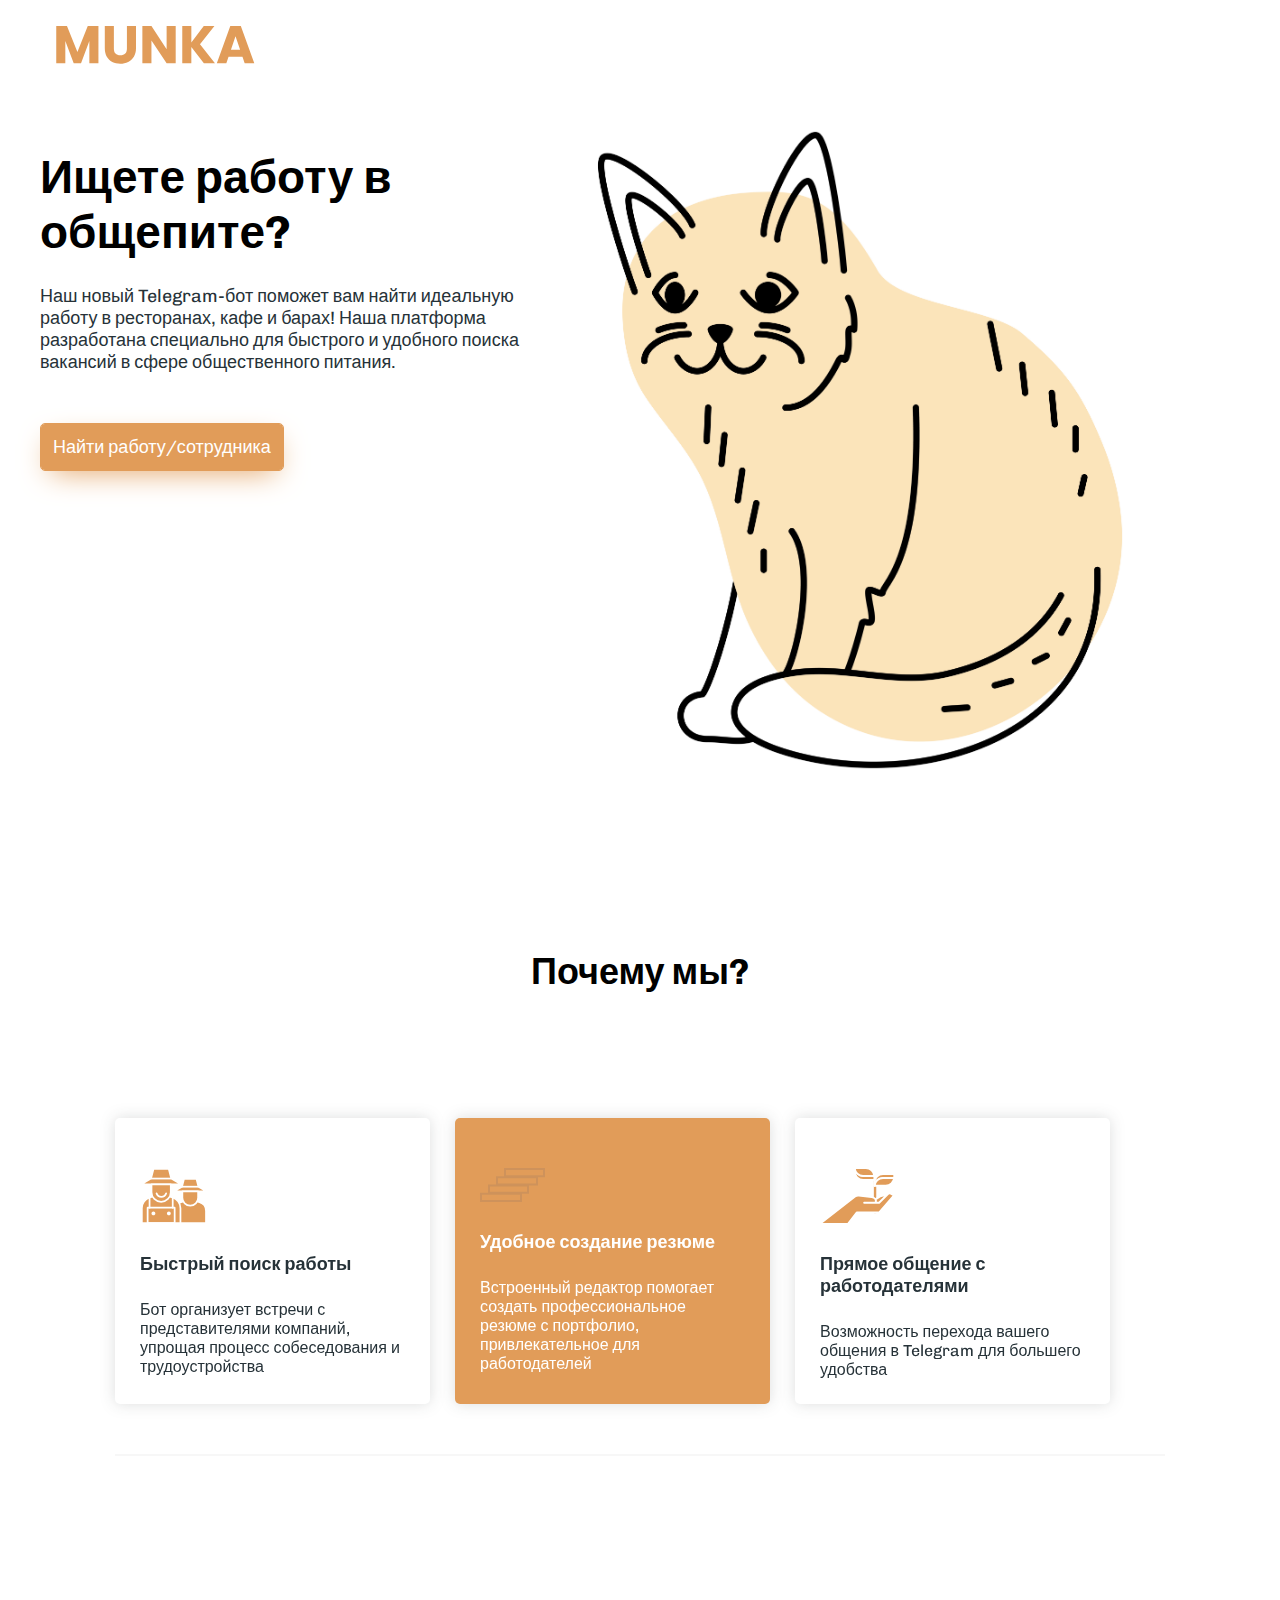
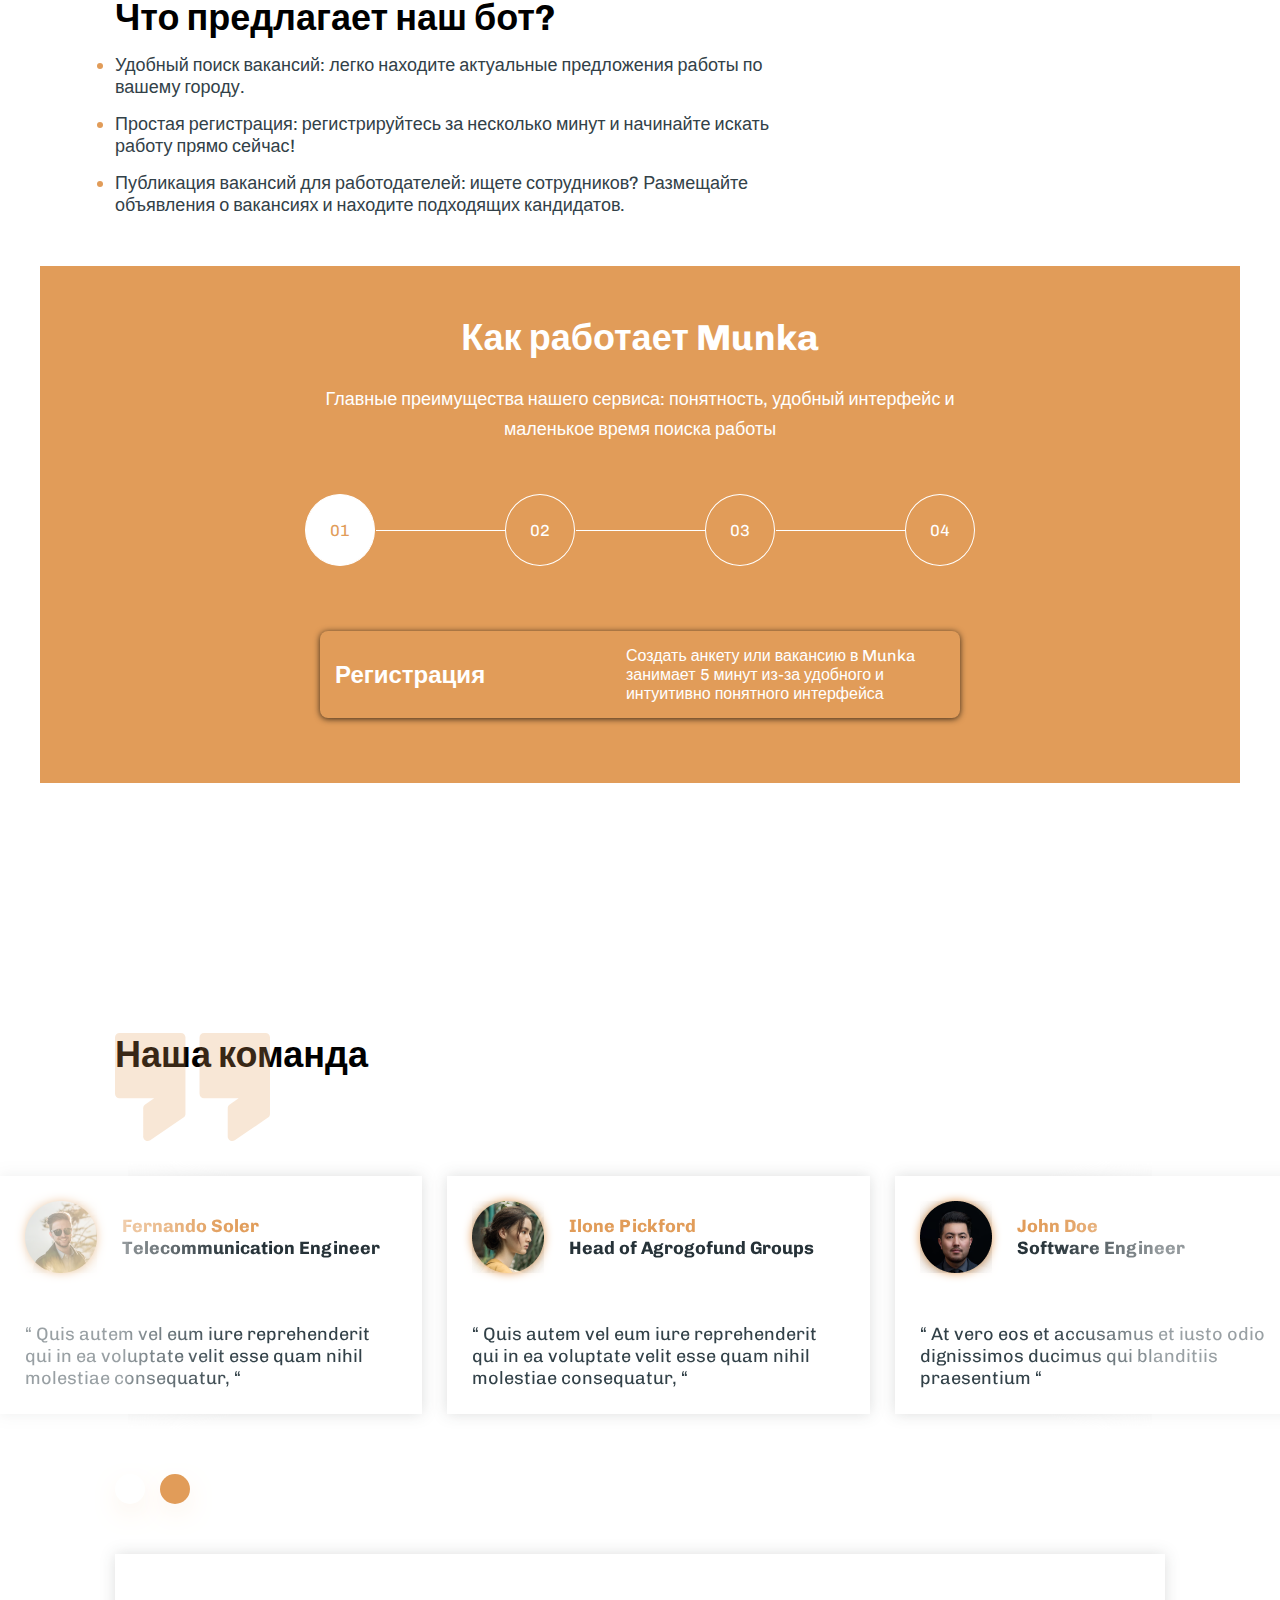
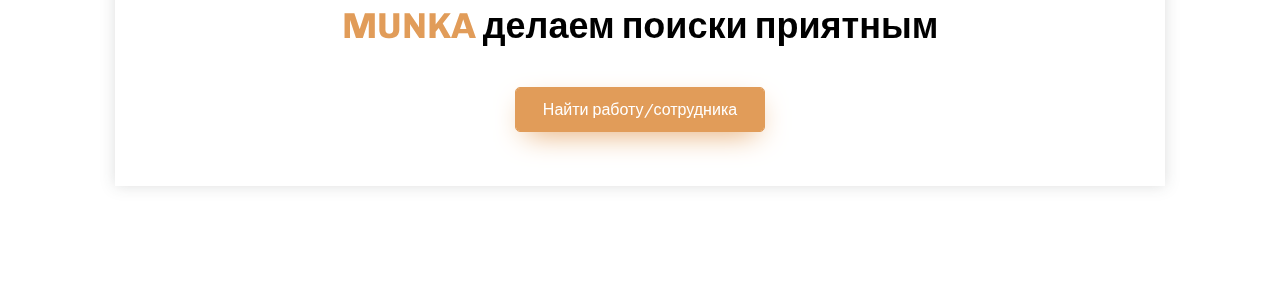
<file: index.html>
<!DOCTYPE html>
<html lang="en">

<head>
    <meta charset="UTF-8">
    <meta name="viewport" content="width=device-width, user-scalable=no, initial-scale=1.0, maximum-scale=1.0, minimum-scale=1.0">
    <title>Munka</title>
    <link rel="icon" type="image/png" href="assets/img/image%204.svg">
    <link rel="stylesheet" href="https://cdnjs.cloudflare.com/ajax/libs/font-awesome/5.15.2/css/all.min.css" integrity="sha512-HK5fgLBL+xu6dm/Ii3z4xhlSUyZgTT9tuc/hSrtw6uzJOvgRr2a9jyxxT1ely+B+xFAmJKVSTbpM/CuL7qxO8w==" crossorigin="anonymous" />
    <link rel="stylesheet" href="assets/scss/main.css">
</head>

<body>
    <div class="container">
        <header>
            <nav class="header__nav w-120">
                <div class="header__logo">
                    <svg width="200" height="50" viewBox="0 0 98 20" fill="none" xmlns="http://www.w3.org/2000/svg">
                        <path d="M21.282 0.747999V19H16.836V8.054L12.754 19H9.166L5.058 8.028V19H0.612V0.747999H5.864L10.986 13.384L16.056 0.747999H21.282ZM28.8472 0.747999V11.668C28.8472 12.76 29.1159 13.6007 29.6532 14.19C30.1905 14.7793 30.9792 15.074 32.0192 15.074C33.0592 15.074 33.8565 14.7793 34.4112 14.19C34.9659 13.6007 35.2432 12.76 35.2432 11.668V0.747999H39.6892V11.642C39.6892 13.2713 39.3425 14.6493 38.6492 15.776C37.9559 16.9027 37.0199 17.752 35.8412 18.324C34.6799 18.896 33.3799 19.182 31.9412 19.182C30.5025 19.182 29.2112 18.9047 28.0672 18.35C26.9405 17.778 26.0479 16.9287 25.3892 15.802C24.7305 14.658 24.4012 13.2713 24.4012 11.642V0.747999H28.8472ZM59.1392 19H54.6932L47.2572 7.742V19H42.8112V0.747999H47.2572L54.6932 12.058V0.747999H59.1392V19ZM72.944 19L66.808 10.94V19H62.362V0.747999H66.808V8.756L72.892 0.747999H78.118L71.046 9.692L78.378 19H72.944ZM91.8529 15.776H85.0409L83.9489 19H79.2949L85.8989 0.747999H91.0469L97.6509 19H92.9449L91.8529 15.776ZM90.7089 12.344L88.4469 5.662L86.2109 12.344H90.7089Z" fill="#E19C59"/>
                    </svg>
                </div>
<!--                <div class="header__nav__content">-->
<!--                    <div class="nav-close-icon"></div>-->
<!--                    <ul class="header__menu">-->
<!--                        <li class="menu__item">-->
<!--                            <a href="#" class="menu__link active">Home</a>-->
<!--                        </li>-->
<!--                        <li class="menu__item">-->
<!--                            <a href="#" class="menu__link">Product</a>-->
<!--                        </li>-->
<!--                        <li class="menu__item">-->
<!--                            <a href="#" class="menu__link">Team</a>-->
<!--                        </li>-->
<!--                        <li class="menu__item">-->
<!--                            <a href="#" class="menu__link">Blog</a>-->
<!--                        </li>-->
<!--                        <li class="menu__item">-->
<!--                            <a href="#" class="menu__link">Contact</a>-->
<!--                        </li>-->
<!--                    </ul>-->
<!--                    <div class="header__signup">-->
<!--                        <a href="#" class="btn btn__signup">-->
<!--                            <i class="fas fa-user-plus"></i> Sign Up-->
<!--                        </a>-->
<!--                    </div>-->
                </div>

<!--                <div class="hamburger-menu-wrap">-->
<!--                    <div class="hamburger-menu">-->
<!--                        <div class="line"></div>-->
<!--                        <div class="line"></div>-->
<!--                        <div class="line"></div>-->
<!--                    </div>-->
<!--                </div>-->
            </nav>
        </header>

        <section class="hero w-120">
            <div class="hero__content">
                <div class="hero__text">
                    <h1 class="hero__title">Ищете работу в общепите?</h1>
                    <p class="hero__description">
                        Наш новый Telegram-бот поможет вам найти идеальную работу в ресторанах, кафе и барах! Наша платформа разработана специально для быстрого и удобного поиска вакансий в сфере общественного питания.
                    </p>
                    <a href="#" class="btn btn__hero">Найти работу/сотрудника</a>
                </div>
                <div class="hero__img">
                    <img src="assets/img/hero2.jpg"  alt="">
                </div>
            </div>
        </section>

        <section class="opportunities">

            <div class="opportunities__content w-105">
                <div class="opportunities__head">
                    <h2 class="opportunities__title">Почему мы?</h2>
                    <p class="opportunities__description"></p>
                </div>
                <div class="opportunities__body">
                    <div class="opportunity">
                        <img src="assets/img/opportunites/opportunity-1.svg" alt="Icon" class="opportunity__icon">
                        <h4 class="opportunity__title">Быстрый поиск работы</h4>
                        <p class="opportunity__description">Бот организует встречи с представителями компаний, упрощая процесс собеседования и трудоустройства
                        </p>
                    </div>

                    <div class="opportunity active">
                        <img src="assets/img/opportunites/opportunity-2.svg" alt="Icon" class="opportunity__icon">
                        <h4 class="opportunity__title">Удобное создание резюме</h4>
                        <p class="opportunity__description">
                             Встроенный редактор помогает создать профессиональное резюме с портфолио, привлекательное для работодателей
                        </p>
                    </div>
                    <div class="opportunity">
                        <img src="assets/img/opportunites/opportunity-3.svg" alt="Icon" class="opportunity__icon">
                        <h4 class="opportunity__title">Прямое общение с работодателями
                        </h4>
                        <p class="opportunity__description">
                            Возможность перехода вашего общения в Telegram для большего удобства
                        </p>
                    </div>
                </div>
            </div>
        </section>

        <section class="invest  w-105">
            <div class="invest__content">
                <div class="invest__head">
                    <h2 class="invest__title">Что предлагает наш бот?</h2>
                    <ul>
                        <li class = "invest__description"><span>Удобный поиск вакансий: легко находите актуальные предложения работы по вашему городу.</span></li>
                        <li class = "invest__description"> Простая регистрация: регистрируйтесь за несколько минут и начинайте искать работу прямо сейчас!</li>
                        <li class = "invest__description"> Публикация вакансий для работодателей: ищете сотрудников? Размещайте объявления о вакансиях и находите подходящих кандидатов.</li>
                    </ul>

                </div>
<!--                <div class="invest__body">-->
<!--                    <div class="invest__item">-->
<!--                        <div class="invest__item__head">-->
<!--                            <h5 class="invest__item__subtitle">NEW FARM TODAY</h5>-->
<!--                        </div>-->
<!--                        <div class="invest__item__body">-->
<!--                            <h4 class="invest__item__title">Short terms investment</h4>-->
<!--                            <p class="invest__item_description">-->
<!--                                Invest in farms that will be ready for harvest in 3-18 months-->
<!--                            </p>-->
<!--                        </div>-->
<!--                        <div class="invest__item__footer">-->
<!--                            <a href="#" class="btn btn__invest">Browse Farm</a>-->
<!--                        </div>-->
<!--                    </div>-->
<!--                    <div class="invest__item">-->
<!--                        <div class="invest__item__head">-->
<!--                            <h5 class="invest__item__subtitle">FULLY FUNDED</h5>-->
<!--                        </div>-->
<!--                        <div class="invest__item__body">-->
<!--                            <h4 class="invest__item__title">Long terms investment-->
<!--                            </h4>-->
<!--                            <p class="invest__item_description">-->
<!--                                Consider farms that have long term investment program.-->
<!--                            </p>-->
<!--                        </div>-->
<!--                        <div class="invest__item__footer">-->
<!--                            <a href="#" class="btn btn__invest">Learn More</a>-->
<!--                        </div>-->
<!--                    </div>-->
<!--                </div>-->
            </div>
        </section>

        <section class="how-is-works w-120">
            <div class="works__content">
                <div class="works__head">
                    <h2 class="works__title">Как работает Munka</h2>
                    <p class="works__description">
                        Главные преимущества нашего сервиса: понятность, удобный интерфейс и маленькое время поиска работы
                    </p>
                </div>
                <div class="works__body">
                    <ul class="form_progressbar">
                        <li class="progressbar__step active" data-step="1">01</li>
                        <li class="progressbar__step" data-step="2">02</li>
                        <li class="progressbar__step" data-step="3">03</li>
                        <li class="progressbar__step" data-step="4">04</li>
                    </ul>
                </div>
                <div class="works__footer">
                    <div class="works__step__content first_step">
                        <h3 class="works__step_title">Регистрация</h3>
                        <p class="works__step_description">
                            Создать анкету или вакансию в Munka занимает 5 минут из-за удобного и интуитивно понятного интерфейса
                        </p>
                    </div>
                    <div class="works__step__content">
                        <h3 class="works__step_title">Поиск</h3>
                        <p class="works__step_description">
                            Ищите место работы мечты или превосходного сотрудника с помощью удобных гибких фильтров.
                        </p>
                    </div>
                    <div class="works__step__content">
                        <h3 class="works__step_title">Ожидание</h3>
                        <p class="works__step_description">
                            Ожидайте приглашения на собеседование или отклика сотрудника, но долго ждать не придется. Munka - это скорость.
                        </p>
                    </div>
                    <div class="works__step__content">
                        <h3 class="works__step_title"> Отклик</h3>
                        <p class="works__step_description">
                            Найдите идеальную работу: используйте фильтры для поиска подходящих вакансий и отправляйте отклики.
                        </p>
                    </div>
                </div>
            </div>


        </section>

        <section class="testimonials">
            <div class="testimonials__content">
                <div class="testimonials__head w-105">
                    <img src="assets/img/quote.svg" alt="Quote" class="testimonials__quote">
                    <h2 class="testimonials__title">Наша команда</h2>
                </div>
                <div class="testimonials__body">
                    <div class="testimonials__list">
                        <div class="testimonial">
                            <div class="testimonial__profile">
                                <div class="testimonial__img">
                                    <img src="assets/img/testimonials/1.png" alt="Testimonial">
                                </div>
                                <div class="testimonial__info">
                                    <h4 class="testimonial__name"> Fernando Soler</h4>
                                    <h4 class="testimonial__title">Telecommunication Engineer</h4>
                                </div>
                            </div>
                            <p class="testimonial__description">
                                “ Quis autem vel eum iure reprehenderit qui in ea voluptate velit esse quam nihil molestiae consequatur, “
                            </p>
                        </div>
                        <div class="testimonial">
                            <div class="testimonial__profile">
                                <div class="testimonial__img">
                                    <img src="assets/img/testimonials/2.png" alt="Testimonial">
                                </div>
                                <div class="testimonial__info">
                                    <h4 class="testimonial__name"> Ilone Pickford</h4>
                                    <h4 class="testimonial__title">Head of Agrogofund Groups</h4>
                                </div>
                            </div>
                            <p class="testimonial__description">
                                “ Quis autem vel eum iure reprehenderit qui in ea voluptate velit esse quam nihil molestiae consequatur, “
                            </p>
                        </div>
                        <div class="testimonial">
                            <div class="testimonial__profile">
                                <div class="testimonial__img">
                                    <img src="assets/img/testimonials/3.png" alt="Testimonial">
                                </div>
                                <div class="testimonial__info">
                                    <h4 class="testimonial__name"> John Doe</h4>
                                    <h4 class="testimonial__title">Software Engineer</h4>
                                </div>
                            </div>
                            <p class="testimonial__description">
                                “ At vero eos et accusamus et iusto odio dignissimos ducimus qui blanditiis praesentium “
                            </p>
                        </div>
                        <div class="testimonial">
                            <div class="testimonial__profile">
                                <div class="testimonial__img">
                                    <img src="assets/img/testimonials/2.png" alt="Testimonial">
                                </div>
                                <div class="testimonial__info">
                                    <h4 class="testimonial__name"> Ilone Pickford</h4>
                                    <h4 class="testimonial__title">Head of Agrogofund Groups</h4>
                                </div>
                            </div>
                            <p class="testimonial__description">
                                “ Quis autem vel eum iure reprehenderit qui in ea voluptate velit esse quam nihil molestiae consequatur, “
                            </p>
                        </div>
                        <div class="testimonial">
                            <div class="testimonial__profile">
                                <div class="testimonial__img">
                                    <img src="assets/img/testimonials/1.png" alt="Testimonial">
                                </div>
                                <div class="testimonial__info">
                                    <h4 class="testimonial__name"> Fernando Soler</h4>
                                    <h4 class="testimonial__title">Telecommunication Engineer</h4>
                                </div>
                            </div>
                            <p class="testimonial__description">
                                “ Quis autem vel eum iure reprehenderit qui in ea voluptate velit esse quam nihil molestiae consequatur, “
                            </p>
                        </div>
                        <div class="testimonial">
                            <div class="testimonial__profile">
                                <div class="testimonial__img">
                                    <img src="assets/img/testimonials/2.png" alt="Testimonial">
                                </div>
                                <div class="testimonial__info">
                                    <h4 class="testimonial__name"> Ilone Pickford</h4>
                                    <h4 class="testimonial__title">Head of Agrogofund Groups</h4>
                                </div>
                            </div>
                            <p class="testimonial__description">
                                “ Quis autem vel eum iure reprehenderit qui in ea voluptate velit esse quam nihil molestiae consequatur, “
                            </p>
                        </div>
                        <div class="testimonial">
                            <div class="testimonial__profile">
                                <div class="testimonial__img">
                                    <img src="assets/img/testimonials/3.png" alt="Testimonial">
                                </div>
                                <div class="testimonial__info">
                                    <h4 class="testimonial__name"> John Doe</h4>
                                    <h4 class="testimonial__title">Software Engineer</h4>
                                </div>
                            </div>
                            <p class="testimonial__description">
                                “ At vero eos et accusamus et iusto odio dignissimos ducimus qui blanditiis praesentium “
                            </p>
                        </div>
                        <div class="testimonial">
                            <div class="testimonial__profile">
                                <div class="testimonial__img">
                                    <img src="assets/img/testimonials/2.png" alt="Testimonial">
                                </div>
                                <div class="testimonial__info">
                                    <h4 class="testimonial__name"> Ilone Pickford</h4>
                                    <h4 class="testimonial__title">Head of Agrogofund Groups</h4>
                                </div>
                            </div>
                            <p class="testimonial__description">
                                “ Quis autem vel eum iure reprehenderit qui in ea voluptate velit esse quam nihil molestiae consequatur, “
                            </p>
                        </div>
                        <div class="testimonial">
                            <div class="testimonial__profile">
                                <div class="testimonial__img">
                                    <img src="assets/img/testimonials/3.png" alt="Testimonial">
                                </div>
                                <div class="testimonial__info">
                                    <h4 class="testimonial__name"> John Doe</h4>
                                    <h4 class="testimonial__title">Software Engineer</h4>
                                </div>
                            </div>
                            <p class="testimonial__description">
                                “ At vero eos et accusamus et iusto odio dignissimos ducimus qui blanditiis praesentium “
                            </p>
                        </div>
                    </div>
                </div>
                <div class="testimonials__footer  w-105">
                    <div class="testimonials__directions">
                        <button class="btn__testimonials btn__testimonials__prev disable">
                            <i class="fa fa-chevron-left"></i>
                        </button>
                        <button class="btn__testimonials btn__testimonials__next">
                            <i class="fa fa-chevron-right"></i>
                        </button>
                    </div>
                </div>
            </div>
        </section>

        <section class="farm-invest w-105">
            <h2 class="farm-invest__title"><span>MUNKA</span> делаем поиски приятным</h2>
            <a href="#" class="btn btn__farm--invest">Найти работу/сотрудника</a>

        </section>

<!--        <footer class="footer">-->
<!--            <div class="footer__body w-105">-->
<!--                <nav class="footer__nav">-->
<!--                    <ul class="footer_nav__menu">-->
<!--                        <li class="footer_nav__item">-->
<!--                            <h4 class="footer_nav__menu__title">COMPANY</h4>-->
<!--                        </li>-->
<!--                        <li class="footer_nav__item">-->
<!--                            <a href="#" class="footer_nav__link">About Us</a>-->
<!--                        </li>-->
<!--                        <li class="footer_nav__item">-->
<!--                            <a href="#" class="footer_nav__link">Team</a>-->
<!--                        </li>-->
<!--                        <li class="footer_nav__item">-->
<!--                            <a href="#" class="footer_nav__link">Careers</a>-->
<!--                        </li>-->
<!--                        <li class="footer_nav__item">-->
<!--                            <a href="#" class="footer_nav__link">Contact</a>-->
<!--                        </li>-->
<!--                    </ul>-->
<!--                    <ul class="footer_nav__menu">-->
<!--                        <li class="footer_nav__item">-->
<!--                            <h4 class="footer_nav__menu__title">INVEST</h4>-->
<!--                        </li>-->
<!--                        <li class="footer_nav__item">-->
<!--                            <a href="#" class="footer_nav__link">Features</a>-->
<!--                        </li>-->
<!--                        <li class="footer_nav__item">-->
<!--                            <a href="#" class="footer_nav__link">How it works</a>-->
<!--                        </li>-->
<!--                        <li class="footer_nav__item">-->
<!--                            <a href="#" class="footer_nav__link">Pricing</a>-->
<!--                        </li>-->
<!--                        <li class="footer_nav__item">-->
<!--                            <a href="#" class="footer_nav__link">Login</a>-->
<!--                        </li>-->
<!--                    </ul>-->
<!--                    <ul class="footer_nav__menu">-->
<!--                        <li class="footer_nav__item">-->
<!--                            <h4 class="footer_nav__menu__title">LEGAL</h4>-->
<!--                        </li>-->
<!--                        <li class="footer_nav__item">-->
<!--                            <a href="#" class="footer_nav__link">Privacy</a>-->
<!--                        </li>-->
<!--                        <li class="footer_nav__item">-->
<!--                            <a href="#" class="footer_nav__link">Terms</a>-->
<!--                        </li>-->
<!--                        <li class="footer_nav__item">-->
<!--                            <a href="#" class="footer_nav__link">Security</a>-->
<!--                        </li>-->
<!--                    </ul>-->
<!--                </nav>-->
<!--                <div class="footer__contact">-->
<!--                    <h5 class="footer__contact__title">Blog Zou</h5>-->
<!--                    <span>Write email to us</span>-->
<!--                    <a href="mailto:info@zoufarm.com" class="email">info@zoufarm.com</a>-->
<!--                    <a href="#" class="btn btn__signin">-->
<!--                        <i class="far fa-user"></i> Sign In-->
<!--                    </a>-->
<!--                </div>-->
<!--            </div>-->
<!--            <div class="footer__bottom">-->
<!--                <div class="footer__bottom__content w-105">-->
<!--                    <div class="footer__logo">-->
<!--                        <img src="assets/img/logo.svg" alt="Logo">-->
<!--                    </div>-->
<!--                    <p class="footer_copyright">-->
<!--                        © Copyright 2021. Zou Capital Pty Ltd (ABN 45 4545 87363).-->
<!--                    </p>-->
<!--                </div>-->
<!--                <img src="assets/img/mountain.png" alt="Mountain" class="footer_img">-->
<!--            </div>-->
<!--        </footer>-->
    </div>
    <script src="assets/js/main.js" type="module"></script>

</body>

</html>
</file>
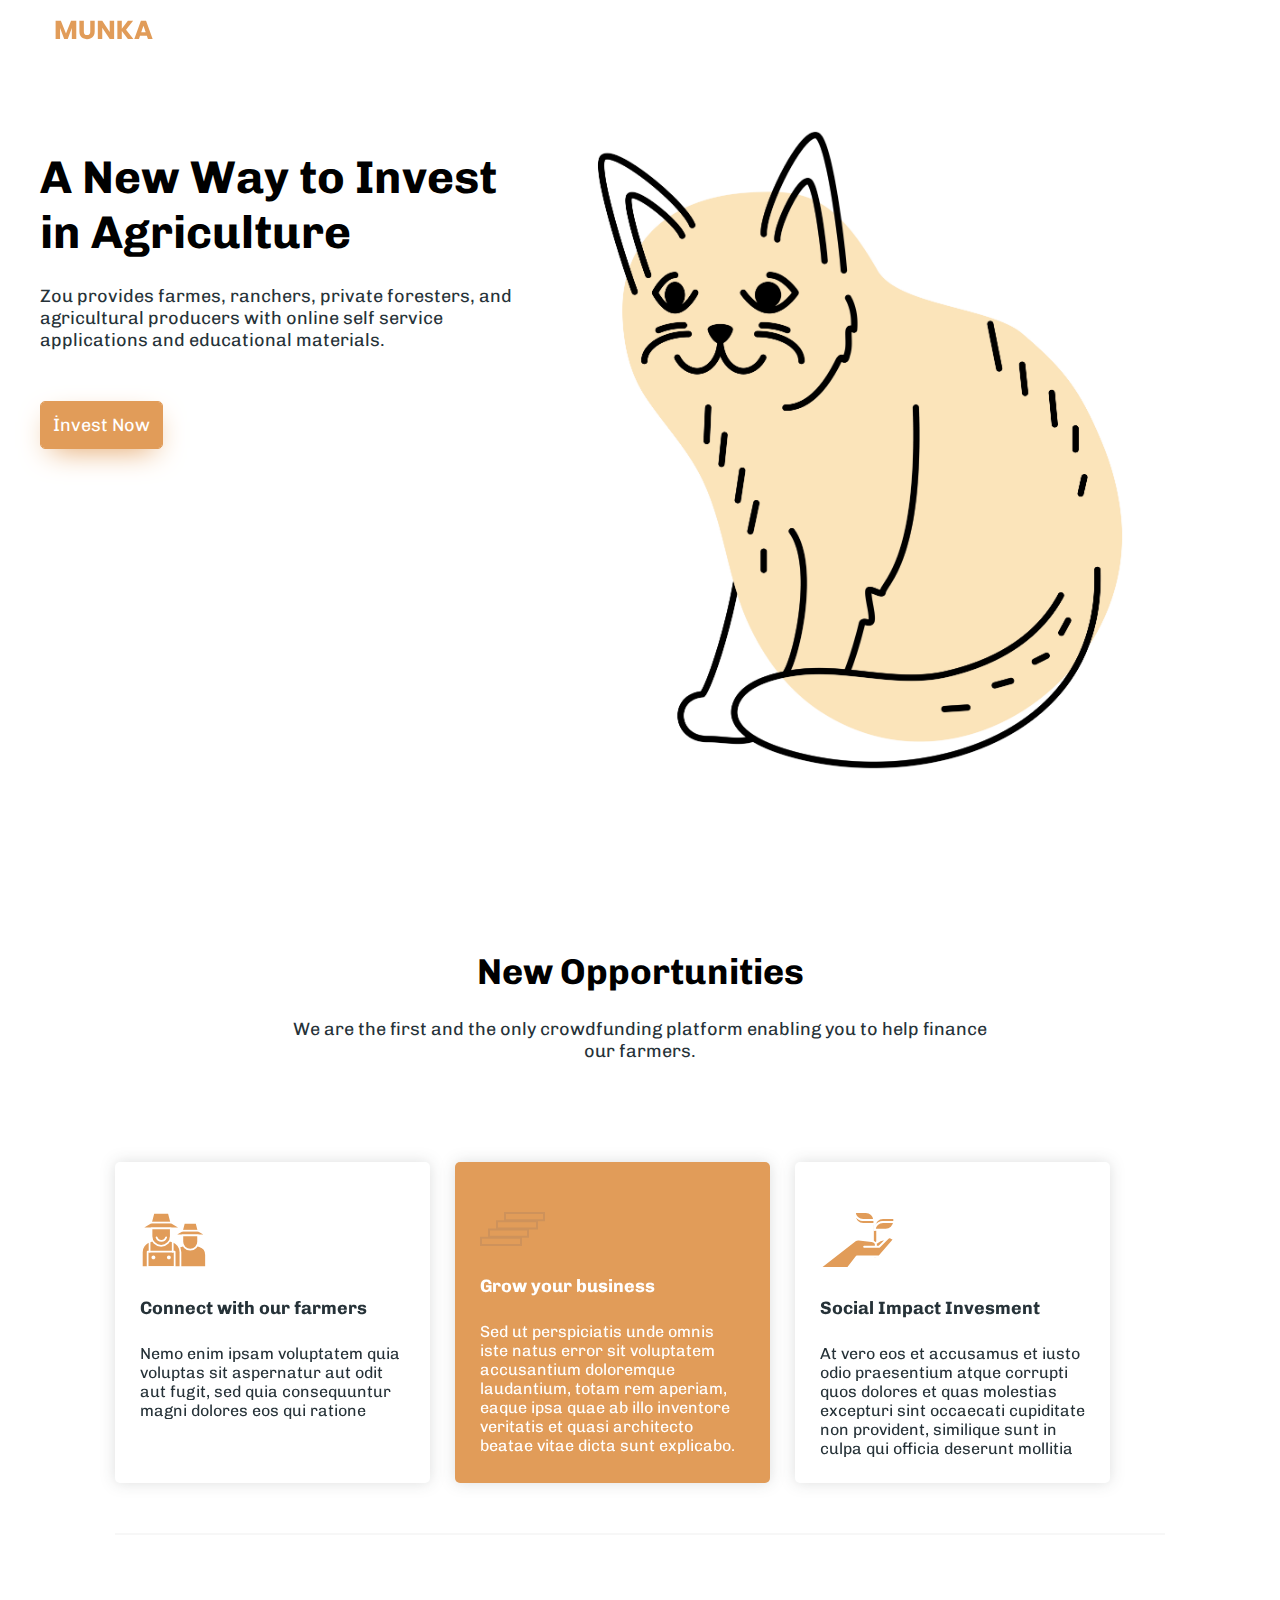
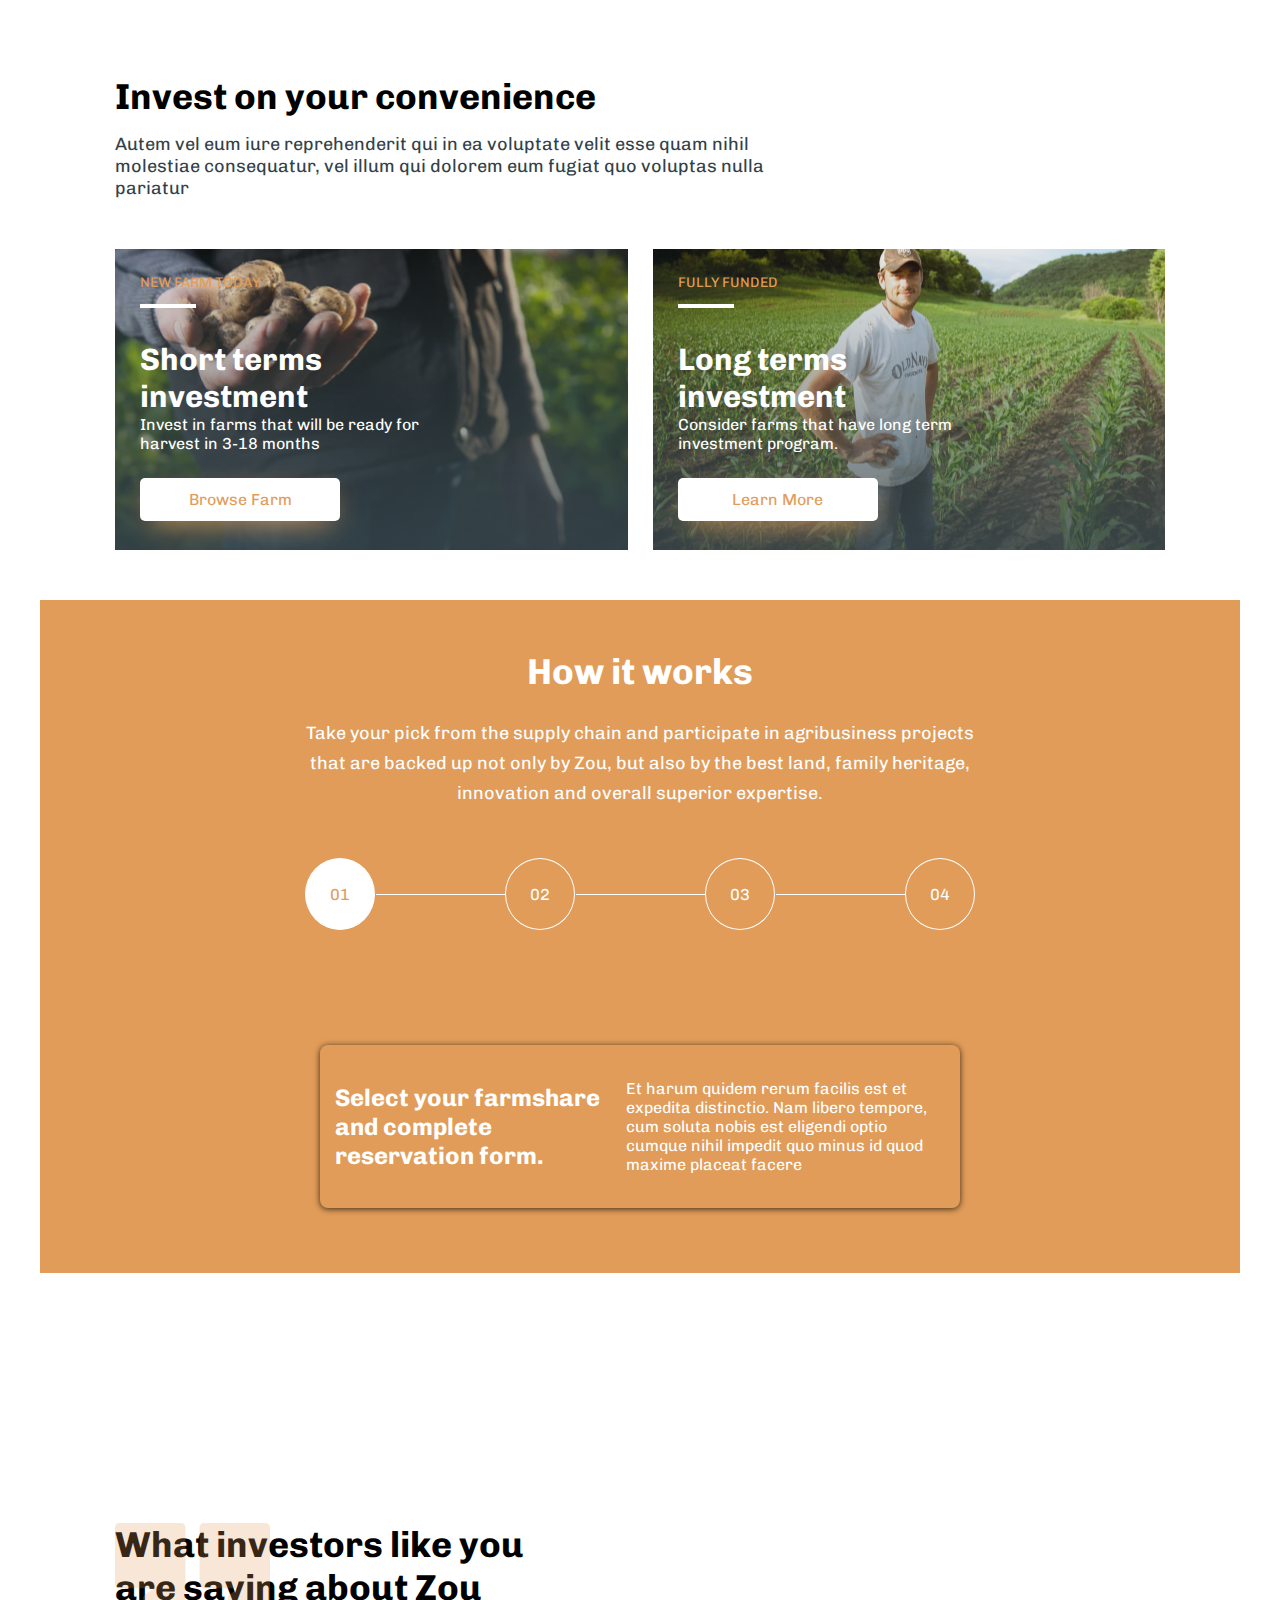
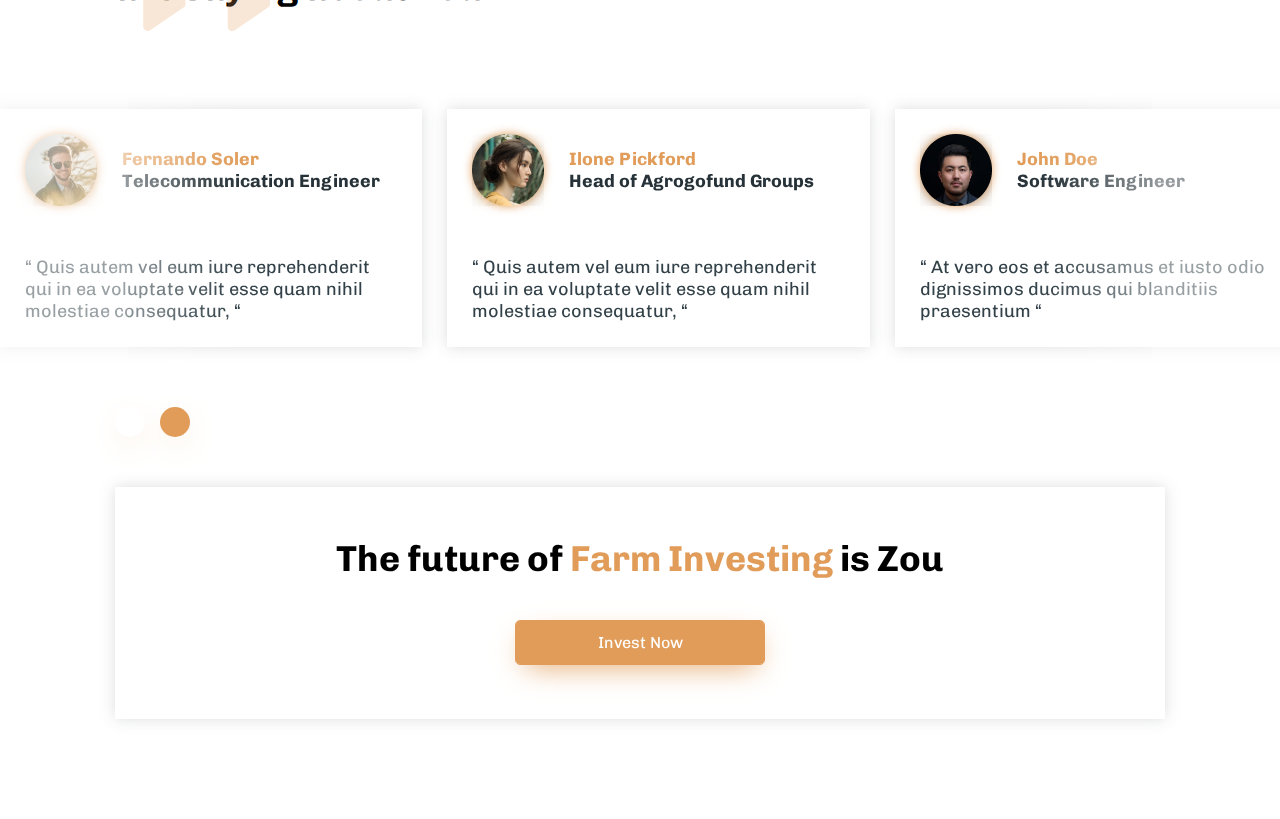
<file: farm-landing-page-master/index.html>
<!DOCTYPE html>
<html lang="en">

<head>
    <meta charset="UTF-8">
    <meta name="viewport" content="width=device-width, user-scalable=no, initial-scale=1.0, maximum-scale=1.0, minimum-scale=1.0">
    <title>Munka</title>
    <link rel="icon" type="image/png" href="assets/img/image%204.svg">
    <link rel="stylesheet" href="https://cdnjs.cloudflare.com/ajax/libs/font-awesome/5.15.2/css/all.min.css" integrity="sha512-HK5fgLBL+xu6dm/Ii3z4xhlSUyZgTT9tuc/hSrtw6uzJOvgRr2a9jyxxT1ely+B+xFAmJKVSTbpM/CuL7qxO8w==" crossorigin="anonymous" />
    <link rel="stylesheet" href="assets/scss/main.css">
</head>

<body>
    <div class="container">
        <header>
            <nav class="header__nav w-120">
                <div class="header__logo">
                    <svg width="98" height="20" viewBox="0 0 98 20" fill="none" xmlns="http://www.w3.org/2000/svg">
                        <path d="M21.282 0.747999V19H16.836V8.054L12.754 19H9.166L5.058 8.028V19H0.612V0.747999H5.864L10.986 13.384L16.056 0.747999H21.282ZM28.8472 0.747999V11.668C28.8472 12.76 29.1159 13.6007 29.6532 14.19C30.1905 14.7793 30.9792 15.074 32.0192 15.074C33.0592 15.074 33.8565 14.7793 34.4112 14.19C34.9659 13.6007 35.2432 12.76 35.2432 11.668V0.747999H39.6892V11.642C39.6892 13.2713 39.3425 14.6493 38.6492 15.776C37.9559 16.9027 37.0199 17.752 35.8412 18.324C34.6799 18.896 33.3799 19.182 31.9412 19.182C30.5025 19.182 29.2112 18.9047 28.0672 18.35C26.9405 17.778 26.0479 16.9287 25.3892 15.802C24.7305 14.658 24.4012 13.2713 24.4012 11.642V0.747999H28.8472ZM59.1392 19H54.6932L47.2572 7.742V19H42.8112V0.747999H47.2572L54.6932 12.058V0.747999H59.1392V19ZM72.944 19L66.808 10.94V19H62.362V0.747999H66.808V8.756L72.892 0.747999H78.118L71.046 9.692L78.378 19H72.944ZM91.8529 15.776H85.0409L83.9489 19H79.2949L85.8989 0.747999H91.0469L97.6509 19H92.9449L91.8529 15.776ZM90.7089 12.344L88.4469 5.662L86.2109 12.344H90.7089Z" fill="#E19C59"/>
                    </svg>
                </div>
<!--                <div class="header__nav__content">-->
<!--                    <div class="nav-close-icon"></div>-->
<!--                    <ul class="header__menu">-->
<!--                        <li class="menu__item">-->
<!--                            <a href="#" class="menu__link active">Home</a>-->
<!--                        </li>-->
<!--                        <li class="menu__item">-->
<!--                            <a href="#" class="menu__link">Product</a>-->
<!--                        </li>-->
<!--                        <li class="menu__item">-->
<!--                            <a href="#" class="menu__link">Team</a>-->
<!--                        </li>-->
<!--                        <li class="menu__item">-->
<!--                            <a href="#" class="menu__link">Blog</a>-->
<!--                        </li>-->
<!--                        <li class="menu__item">-->
<!--                            <a href="#" class="menu__link">Contact</a>-->
<!--                        </li>-->
<!--                    </ul>-->
<!--                    <div class="header__signup">-->
<!--                        <a href="#" class="btn btn__signup">-->
<!--                            <i class="fas fa-user-plus"></i> Sign Up-->
<!--                        </a>-->
<!--                    </div>-->
                </div>

                <div class="hamburger-menu-wrap">
                    <div class="hamburger-menu">
                        <div class="line"></div>
                        <div class="line"></div>
                        <div class="line"></div>
                    </div>
                </div>
            </nav>
        </header>

        <section class="hero w-120">
            <div class="hero__content">
                <div class="hero__text">
                    <h1 class="hero__title">A New Way to Invest in Agriculture</h1>
                    <p class="hero__description">
                        Zou provides farmes, ranchers, private foresters, and agricultural producers with online self service applications and educational materials.
                    </p>
                    <a href="#" class="btn btn__hero">İnvest Now</a>
                </div>
                <div class="hero__img">
                    <img src="assets/img/hero2.jpg"  alt="">
                </div>
            </div>
        </section>

        <section class="opportunities">

            <div class="opportunities__content w-105">
                <div class="opportunities__head">
                    <h2 class="opportunities__title">New Opportunities</h2>
                    <p class="opportunities__description">We are the first and the only crowdfunding platform enabling you to help finance our farmers.</p>
                </div>
                <div class="opportunities__body">
                    <div class="opportunity">
                        <img src="assets/img/opportunites/opportunity-1.svg" alt="Icon" class="opportunity__icon">
                        <h4 class="opportunity__title">Connect with our farmers</h4>
                        <p class="opportunity__description">Nemo enim ipsam voluptatem quia voluptas sit aspernatur aut odit aut fugit, sed quia consequuntur magni dolores eos qui ratione
                        </p>
                    </div>

                    <div class="opportunity active">
                        <img src="assets/img/opportunites/opportunity-2.svg" alt="Icon" class="opportunity__icon">
                        <h4 class="opportunity__title">Grow your business</h4>
                        <p class="opportunity__description">
                            Sed ut perspiciatis unde omnis iste natus error sit voluptatem accusantium doloremque laudantium, totam rem aperiam, eaque ipsa quae ab illo inventore veritatis et quasi architecto beatae vitae dicta sunt explicabo.
                        </p>
                    </div>
                    <div class="opportunity">
                        <img src="assets/img/opportunites/opportunity-3.svg" alt="Icon" class="opportunity__icon">
                        <h4 class="opportunity__title">Social Impact Invesment
                        </h4>
                        <p class="opportunity__description">
                            At vero eos et accusamus et iusto odio praesentium atque corrupti quos dolores et quas molestias excepturi sint occaecati cupiditate non provident, similique sunt in culpa qui officia deserunt mollitia
                        </p>
                    </div>
                </div>
            </div>
        </section>

        <section class="invest  w-105">
            <div class="invest__content">
                <div class="invest__head">
                    <h2 class="invest__title">Invest on your convenience</h2>
                    <p class="invest__description">Autem vel eum iure reprehenderit qui in ea voluptate velit esse quam nihil molestiae consequatur, vel illum qui dolorem eum fugiat quo voluptas nulla pariatur</p>
                </div>
                <div class="invest__body">
                    <div class="invest__item">
                        <div class="invest__item__head">
                            <h5 class="invest__item__subtitle">NEW FARM TODAY</h5>
                        </div>
                        <div class="invest__item__body">
                            <h4 class="invest__item__title">Short terms investment</h4>
                            <p class="invest__item_description">
                                Invest in farms that will be ready for harvest in 3-18 months
                            </p>
                        </div>
                        <div class="invest__item__footer">
                            <a href="#" class="btn btn__invest">Browse Farm</a>
                        </div>
                    </div>
                    <div class="invest__item">
                        <div class="invest__item__head">
                            <h5 class="invest__item__subtitle">FULLY FUNDED</h5>
                        </div>
                        <div class="invest__item__body">
                            <h4 class="invest__item__title">Long terms investment
                            </h4>
                            <p class="invest__item_description">
                                Consider farms that have long term investment program.
                            </p>
                        </div>
                        <div class="invest__item__footer">
                            <a href="#" class="btn btn__invest">Learn More</a>
                        </div>
                    </div>
                </div>
            </div>
        </section>

        <section class="how-is-works w-120">
            <div class="works__content">
                <div class="works__head">
                    <h2 class="works__title">How it works</h2>
                    <p class="works__description">
                        Take your pick from the supply chain and participate in agribusiness projects that are backed up not only by Zou, but also by the best land, family heritage, innovation and overall superior expertise.
                    </p>
                </div>
                <div class="works__body">
                    <ul class="form_progressbar">
                        <li class="progressbar__step active" data-step="1">01</li>
                        <li class="progressbar__step" data-step="2">02</li>
                        <li class="progressbar__step" data-step="3">03</li>
                        <li class="progressbar__step" data-step="4">04</li>
                    </ul>
                </div>
                <div class="works__footer">
                    <div class="works__step__content first_step">
                        <h3 class="works__step_title"> Select your farmshare and complete reservation form.</h3>
                        <p class="works__step_description">
                            Et harum quidem rerum facilis est et expedita distinctio. Nam libero tempore, cum soluta nobis est eligendi optio cumque nihil impedit quo minus id quod maxime placeat facere
                        </p>
                    </div>
                    <div class="works__step__content">
                        <h3 class="works__step_title"> Swallowed a planet!.</h3>
                        <p class="works__step_description">
                            Lorem, ipsum dolor sit amet consectetur adipisicing elit. Assumenda mollitia, voluptates obcaecati molestias quod velit!
                        </p>
                    </div>
                    <div class="works__step__content">
                        <h3 class="works__step_title">It's art! A statement</h3>
                        <p class="works__step_description">
                            Father Christmas. Santa Claus. Or as I've always known him: Jeff. Sorry, checking all the water in this area; there's an escaped fish. I hate yogurt. It's just stuff with bits in. Annihilate
                        </p>
                    </div>
                    <div class="works__step__content">
                        <h3 class="works__step_title"> Register</h3>
                        <p class="works__step_description">
                            It's art! A statement on modern society, 'Oh Ain't Modern Society Awful?'! I am the Doctor, and you are the Daleks! Stop talking, brain thinking. Hush. You've swallowed a planet! Sorry, checking all the water in this area; there's an escaped fish.
                        </p>
                    </div>
                </div>
            </div>


        </section>

        <section class="testimonials">
            <div class="testimonials__content">
                <div class="testimonials__head w-105">
                    <img src="assets/img/quote.svg" alt="Quote" class="testimonials__quote">
                    <h2 class="testimonials__title">What investors like you are saying about Zou</h2>
                </div>
                <div class="testimonials__body">
                    <div class="testimonials__list">
                        <div class="testimonial">
                            <div class="testimonial__profile">
                                <div class="testimonial__img">
                                    <img src="assets/img/testimonials/1.png" alt="Testimonial">
                                </div>
                                <div class="testimonial__info">
                                    <h4 class="testimonial__name"> Fernando Soler</h4>
                                    <h4 class="testimonial__title">Telecommunication Engineer</h4>
                                </div>
                            </div>
                            <p class="testimonial__description">
                                “ Quis autem vel eum iure reprehenderit qui in ea voluptate velit esse quam nihil molestiae consequatur, “
                            </p>
                        </div>
                        <div class="testimonial">
                            <div class="testimonial__profile">
                                <div class="testimonial__img">
                                    <img src="assets/img/testimonials/2.png" alt="Testimonial">
                                </div>
                                <div class="testimonial__info">
                                    <h4 class="testimonial__name"> Ilone Pickford</h4>
                                    <h4 class="testimonial__title">Head of Agrogofund Groups</h4>
                                </div>
                            </div>
                            <p class="testimonial__description">
                                “ Quis autem vel eum iure reprehenderit qui in ea voluptate velit esse quam nihil molestiae consequatur, “
                            </p>
                        </div>
                        <div class="testimonial">
                            <div class="testimonial__profile">
                                <div class="testimonial__img">
                                    <img src="assets/img/testimonials/3.png" alt="Testimonial">
                                </div>
                                <div class="testimonial__info">
                                    <h4 class="testimonial__name"> John Doe</h4>
                                    <h4 class="testimonial__title">Software Engineer</h4>
                                </div>
                            </div>
                            <p class="testimonial__description">
                                “ At vero eos et accusamus et iusto odio dignissimos ducimus qui blanditiis praesentium “
                            </p>
                        </div>
                        <div class="testimonial">
                            <div class="testimonial__profile">
                                <div class="testimonial__img">
                                    <img src="assets/img/testimonials/2.png" alt="Testimonial">
                                </div>
                                <div class="testimonial__info">
                                    <h4 class="testimonial__name"> Ilone Pickford</h4>
                                    <h4 class="testimonial__title">Head of Agrogofund Groups</h4>
                                </div>
                            </div>
                            <p class="testimonial__description">
                                “ Quis autem vel eum iure reprehenderit qui in ea voluptate velit esse quam nihil molestiae consequatur, “
                            </p>
                        </div>
                        <div class="testimonial">
                            <div class="testimonial__profile">
                                <div class="testimonial__img">
                                    <img src="assets/img/testimonials/1.png" alt="Testimonial">
                                </div>
                                <div class="testimonial__info">
                                    <h4 class="testimonial__name"> Fernando Soler</h4>
                                    <h4 class="testimonial__title">Telecommunication Engineer</h4>
                                </div>
                            </div>
                            <p class="testimonial__description">
                                “ Quis autem vel eum iure reprehenderit qui in ea voluptate velit esse quam nihil molestiae consequatur, “
                            </p>
                        </div>
                        <div class="testimonial">
                            <div class="testimonial__profile">
                                <div class="testimonial__img">
                                    <img src="assets/img/testimonials/2.png" alt="Testimonial">
                                </div>
                                <div class="testimonial__info">
                                    <h4 class="testimonial__name"> Ilone Pickford</h4>
                                    <h4 class="testimonial__title">Head of Agrogofund Groups</h4>
                                </div>
                            </div>
                            <p class="testimonial__description">
                                “ Quis autem vel eum iure reprehenderit qui in ea voluptate velit esse quam nihil molestiae consequatur, “
                            </p>
                        </div>
                        <div class="testimonial">
                            <div class="testimonial__profile">
                                <div class="testimonial__img">
                                    <img src="assets/img/testimonials/3.png" alt="Testimonial">
                                </div>
                                <div class="testimonial__info">
                                    <h4 class="testimonial__name"> John Doe</h4>
                                    <h4 class="testimonial__title">Software Engineer</h4>
                                </div>
                            </div>
                            <p class="testimonial__description">
                                “ At vero eos et accusamus et iusto odio dignissimos ducimus qui blanditiis praesentium “
                            </p>
                        </div>
                        <div class="testimonial">
                            <div class="testimonial__profile">
                                <div class="testimonial__img">
                                    <img src="assets/img/testimonials/2.png" alt="Testimonial">
                                </div>
                                <div class="testimonial__info">
                                    <h4 class="testimonial__name"> Ilone Pickford</h4>
                                    <h4 class="testimonial__title">Head of Agrogofund Groups</h4>
                                </div>
                            </div>
                            <p class="testimonial__description">
                                “ Quis autem vel eum iure reprehenderit qui in ea voluptate velit esse quam nihil molestiae consequatur, “
                            </p>
                        </div>
                        <div class="testimonial">
                            <div class="testimonial__profile">
                                <div class="testimonial__img">
                                    <img src="assets/img/testimonials/3.png" alt="Testimonial">
                                </div>
                                <div class="testimonial__info">
                                    <h4 class="testimonial__name"> John Doe</h4>
                                    <h4 class="testimonial__title">Software Engineer</h4>
                                </div>
                            </div>
                            <p class="testimonial__description">
                                “ At vero eos et accusamus et iusto odio dignissimos ducimus qui blanditiis praesentium “
                            </p>
                        </div>
                    </div>
                </div>
                <div class="testimonials__footer  w-105">
                    <div class="testimonials__directions">
                        <button class="btn__testimonials btn__testimonials__prev disable">
                            <i class="fa fa-chevron-left"></i>
                        </button>
                        <button class="btn__testimonials btn__testimonials__next">
                            <i class="fa fa-chevron-right"></i>
                        </button>
                    </div>
                </div>
            </div>
        </section>

        <section class="farm-invest w-105">
            <h2 class="farm-invest__title">The future of <span>Farm Investing</span> is Zou</h2>
            <a href="#" class="btn btn__farm--invest">Invest Now</a>

        </section>

<!--        <footer class="footer">-->
<!--            <div class="footer__body w-105">-->
<!--                <nav class="footer__nav">-->
<!--                    <ul class="footer_nav__menu">-->
<!--                        <li class="footer_nav__item">-->
<!--                            <h4 class="footer_nav__menu__title">COMPANY</h4>-->
<!--                        </li>-->
<!--                        <li class="footer_nav__item">-->
<!--                            <a href="#" class="footer_nav__link">About Us</a>-->
<!--                        </li>-->
<!--                        <li class="footer_nav__item">-->
<!--                            <a href="#" class="footer_nav__link">Team</a>-->
<!--                        </li>-->
<!--                        <li class="footer_nav__item">-->
<!--                            <a href="#" class="footer_nav__link">Careers</a>-->
<!--                        </li>-->
<!--                        <li class="footer_nav__item">-->
<!--                            <a href="#" class="footer_nav__link">Contact</a>-->
<!--                        </li>-->
<!--                    </ul>-->
<!--                    <ul class="footer_nav__menu">-->
<!--                        <li class="footer_nav__item">-->
<!--                            <h4 class="footer_nav__menu__title">INVEST</h4>-->
<!--                        </li>-->
<!--                        <li class="footer_nav__item">-->
<!--                            <a href="#" class="footer_nav__link">Features</a>-->
<!--                        </li>-->
<!--                        <li class="footer_nav__item">-->
<!--                            <a href="#" class="footer_nav__link">How it works</a>-->
<!--                        </li>-->
<!--                        <li class="footer_nav__item">-->
<!--                            <a href="#" class="footer_nav__link">Pricing</a>-->
<!--                        </li>-->
<!--                        <li class="footer_nav__item">-->
<!--                            <a href="#" class="footer_nav__link">Login</a>-->
<!--                        </li>-->
<!--                    </ul>-->
<!--                    <ul class="footer_nav__menu">-->
<!--                        <li class="footer_nav__item">-->
<!--                            <h4 class="footer_nav__menu__title">LEGAL</h4>-->
<!--                        </li>-->
<!--                        <li class="footer_nav__item">-->
<!--                            <a href="#" class="footer_nav__link">Privacy</a>-->
<!--                        </li>-->
<!--                        <li class="footer_nav__item">-->
<!--                            <a href="#" class="footer_nav__link">Terms</a>-->
<!--                        </li>-->
<!--                        <li class="footer_nav__item">-->
<!--                            <a href="#" class="footer_nav__link">Security</a>-->
<!--                        </li>-->
<!--                    </ul>-->
<!--                </nav>-->
<!--                <div class="footer__contact">-->
<!--                    <h5 class="footer__contact__title">Blog Zou</h5>-->
<!--                    <span>Write email to us</span>-->
<!--                    <a href="mailto:info@zoufarm.com" class="email">info@zoufarm.com</a>-->
<!--                    <a href="#" class="btn btn__signin">-->
<!--                        <i class="far fa-user"></i> Sign In-->
<!--                    </a>-->
<!--                </div>-->
<!--            </div>-->
<!--            <div class="footer__bottom">-->
<!--                <div class="footer__bottom__content w-105">-->
<!--                    <div class="footer__logo">-->
<!--                        <img src="assets/img/logo.svg" alt="Logo">-->
<!--                    </div>-->
<!--                    <p class="footer_copyright">-->
<!--                        © Copyright 2021. Zou Capital Pty Ltd (ABN 45 4545 87363).-->
<!--                    </p>-->
<!--                </div>-->
<!--                <img src="assets/img/mountain.png" alt="Mountain" class="footer_img">-->
<!--            </div>-->
<!--        </footer>-->
    </div>
    <script src="assets/js/main.js" type="module"></script>

</body>

</html>
</file>
<file: assets/scss/main.css>
@import url("https://fonts.googleapis.com/css2?family=Chivo:wght@400;700&display=swap");
*,
*:before,
*:after {
  margin: 0;
  padding: 0;
  box-sizing: border-box;
}

html {
  font-size: 10px;
}

body {
  overflow-x: hidden;
  font-family: "Chivo", sans-serif;
  font-size: 1.6rem;
  color: #000000;
}

li::marker {
  color: #E19C59;
}

a {
  text-decoration: none;
  cursor: pointer;
  color: #000000;
}

input,
textarea,
button,
select,
a {
  -webkit-tap-highlight-color: rgba(0, 0, 0, 0);
}

img {
  width: 100%;
  max-width: 100%;
}

section {
  padding: 5rem 0;
}

.container {
  width: 100%;
  padding: 0 1.5rem;
  max-width: 144rem;
  margin: 0 auto;
}

.w-120 {
  max-width: 120rem;
}

.w-105 {
  max-width: 105rem;
}

.btn {
  border-radius: 0.5rem;
  padding: 1.2rem;
}

/*Header */
header {
  position: absolute;
  left: 0;
  top: 0;
  width: 100%;
  z-index: 2;
}

.header__nav {
  padding: 2rem 1.5rem;
  margin: auto;
  display: flex;
  align-items: center;
}

.header__logo {
  flex: 2;
}
.header__logo img {
  max-width: 12rem;
}

.header__nav__content {
  flex: 8;
  display: flex;
  align-items: center;
}
.header__nav__content.open {
  transform: translateX(0);
}

.header__menu {
  flex: 4;
  display: flex;
  grid-gap: 2.5rem;
}

.menu__link {
  cursor: pointer;
  transition: 0.2s all;
}
.menu__link:hover {
  color: #E19C59;
}
.menu__link.active {
  color: #E19C59;
  font-weight: bold;
}

.header__signup {
  flex: 4;
  display: flex;
  justify-content: flex-end;
}

.btn__signup {
  border: 1px solid #ffffff;
  font-size: 1.6rem;
  color: #ffffff;
  /*
  Button hover effect resource
  https://codepen.io/alticreation/pen/zBZwOP
  */
  display: inline-block;
  transition: all 0.3s;
  position: relative;
  overflow: hidden;
  z-index: 1;
}
.btn__signup:after {
  content: "";
  position: absolute;
  bottom: 0;
  left: 0;
  width: 100%;
  height: 100%;
  background-color: transparent;
  z-index: -2;
}
.btn__signup:before {
  content: "";
  position: absolute;
  bottom: 0;
  left: 0;
  width: 0%;
  height: 100%;
  background-color: #E19C59;
  transition: all 0.3s;
  z-index: -1;
}
.btn__signup:hover {
  color: #ffffff;
}
.btn__signup:hover:before {
  width: 100%;
}

.hamburger-menu-wrap {
  position: absolute;
  top: 3rem;
  right: 2rem;
  cursor: pointer;
  z-index: 1;
  display: none;
}

.hamburger-menu {
  width: 2rem;
  height: 2rem;
  display: flex;
  grid-row-gap: 0.2rem;
  flex-wrap: wrap;
  align-items: center;
  position: relative;
}

.hamburger-menu .line {
  background-color: #E19C59;
  height: 0.3rem;
  width: 100%;
  -webkit-transition: all 0.3s;
  transition: all 0.3s;
}

.nav-close-icon {
  position: relative;
  padding: 3rem 2rem;
  height: 2.5rem;
  cursor: pointer;
  display: none;
}
.nav-close-icon:before, .nav-close-icon:after {
  position: absolute;
  content: "";
  width: 4px;
  right: 4rem;
  height: 40%;
  background-color: #ffffff;
}
.nav-close-icon:before {
  -webkit-transform: rotateZ(45deg);
  transform: rotateZ(45deg) translate(0.5rem, -1rem);
}
.nav-close-icon:after {
  -webkit-transform: rotateZ(-45deg);
  transform: rotateZ(-45deg) translate(1rem, 0.5rem);
}

/*End Header */
/*End Hero */
.hero {
  margin: auto;
  height: 100vh;
}

.hero__content {
  display: flex;
}

.hero__text {
  margin-top: 10rem;
  max-width: 50rem;
}

.hero__title {
  font-size: 4.6rem;
}

.hero__description {
  font-size: 1.8rem;
  margin: 2.5rem 0 5rem;
  color: #263238;
}

.btn__hero {
  border: 1px solid #E19C59;
  color: #ffffff;
  font-size: 1.8rem;
  -webkit-box-shadow: 1px 10px 30px -10px #E19C59;
  -moz-box-shadow: 1px 10px 30px -10px #E19C59;
  box-shadow: 1px 10px 30px -10px #E19C59;
  /*
  Button hover effect resource
  https://codepen.io/alticreation/pen/zBZwOP
  */
  display: inline-block;
  transition: all 0.3s;
  position: relative;
  overflow: hidden;
  z-index: 1;
}
.btn__hero:after {
  content: "";
  position: absolute;
  bottom: 0;
  left: 0;
  width: 100%;
  height: 100%;
  background-color: #E19C59;
  z-index: -2;
}
.btn__hero:before {
  content: "";
  position: absolute;
  bottom: 0;
  left: 0;
  width: 0%;
  height: 100%;
  background-color: #ffffff;
  transition: all 0.3s;
  z-index: -1;
}
.btn__hero:hover {
  color: #E19C59;
}
.btn__hero:hover:before {
  width: 100%;
}

.hero__img {
  position: absolute;
  top: 0;
  right: 0;
  z-index: -1;
}
.hero__img img {
  max-height: 100vh;
  width: initial;
}

/*End Hero */
/*Opportunities*/
.opportunities {
  position: relative;
}

.opportunities__img {
  position: absolute;
  left: -1.5rem;
  top: -16rem;
  z-index: -1;
}
.opportunities__img img {
  max-height: 55rem;
  max-width: 16rem;
}

.opportunities__content {
  margin: auto;
  display: flex;
  flex-direction: column;
  padding-bottom: 5rem;
  border-bottom: 2px solid #f7f7f7;
  margin-bottom: 4rem;
}

.opportunities__head {
  text-align: center;
  max-width: 70rem;
  margin: 0 auto 10rem;
}

.opportunities__title {
  font-size: 3.6rem;
  color: #000000;
}

.opportunities__description {
  margin-top: 2.5rem;
  font-size: 1.8rem;
  font-weight: 400;
  color: #263238;
}

.opportunities__body {
  display: flex;
  flex-wrap: wrap;
  grid-gap: 2.5rem;
  align-self: baseline;
}

.opportunity {
  width: 30%;
  background-color: #ffffff;
  border-radius: 0.5rem;
  filter: drop-shadow(0 0 0.75rem rgba(27, 31, 35, 0.15));
  padding: 5rem 2.5rem 2.5rem;
  transition: all 0.3s ease-out;
}
.opportunity.active {
  background-color: #E19C59;
}
.opportunity.active .opportunity__title,
.opportunity.active .opportunity__description {
  color: #ffffff;
}
.opportunity:hover {
  transform: translateY(-2rem);
}

.opportunity__icon {
  max-height: 5.6rem;
  width: initial;
}

.opportunity__title {
  font-size: 1.8rem;
  color: #263238;
  margin: 2.5rem 0;
}

.opportunity__description {
  font-size: 1.6rem;
  font-weight: 400;
  color: #263238;
}

/*End Opportunities*/
/* Invest*/
.invest {
  margin: auto;
}

.invest__head {
  max-width: 70rem;
}

.invest__title {
  font-size: 3.6rem;
}

.invest__description {
  margin-top: 1.5rem;
  color: #324148;
  font-size: 1.8rem;
}

.invest__body {
  margin-top: 5rem;
  display: grid;
  grid-template-columns: repeat(auto-fill, minmax(40rem, 1fr));
  grid-gap: 2.5rem;
}

.invest__item {
  padding: 2.5rem;
}
.invest__item:nth-child(1) {
  background: url("../img/investments/invest-1.png") no-repeat center/cover;
}
.invest__item:nth-child(2) {
  background: url("../img/investments/invest-2.png") no-repeat center/cover;
}

.invest__item__subtitle {
  color: #E19C59;
  font-size: 1.4rem;
  font-weight: 400;
  position: relative;
}
.invest__item__subtitle::after {
  position: absolute;
  content: "";
  top: 3rem;
  left: 0;
  width: 5.6rem;
  height: 4px;
  background-color: #ffffff;
}

.invest__item__body {
  margin: 5rem 0 2.5rem;
}

.invest__item__title {
  color: #ffffff;
  font-size: 3.1rem;
  max-width: 30rem;
}

.invest__item_description {
  font-size: 1.6rem;
  color: #ffffff;
  max-width: 30rem;
}

.btn__invest {
  color: #E19C59;
  display: inline-block;
  width: 20rem;
  text-align: center;
  -webkit-box-shadow: 1px 10px 30px -10px #E19C59;
  -moz-box-shadow: 1px 10px 30px -10px #E19C59;
  box-shadow: 1px 10px 30px -10px #E19C59;
  /*
  Button hover effect resource
  https://codepen.io/alticreation/pen/zBZwOP
  */
  display: inline-block;
  transition: all 0.3s;
  position: relative;
  overflow: hidden;
  z-index: 1;
}
.btn__invest:after {
  content: "";
  position: absolute;
  bottom: 0;
  left: 0;
  width: 100%;
  height: 100%;
  background-color: #ffffff;
  z-index: -2;
}
.btn__invest:before {
  content: "";
  position: absolute;
  bottom: 0;
  left: 0;
  width: 0%;
  height: 100%;
  background-color: #E19C59;
  transition: all 0.3s;
  z-index: -1;
}
.btn__invest:hover {
  color: #ffffff;
}
.btn__invest:hover:before {
  width: 100%;
}

/*End Invest*/
/*End How Is Works*/
.how-is-works {
  background-color: #E19C59;
  margin: auto;
}

.works__content {
  max-width: 70rem;
  margin: auto;
  color: #ffffff;
  padding: 0 1.5rem;
}

.works__head {
  text-align: center;
}

.works__title {
  font-size: 3.6rem;
}

.works__description {
  margin-top: 2.5rem;
  font-size: 1.8rem;
  font-weight: 400;
  line-height: 3rem;
}

.works__body {
  margin: 5rem 0 5rem;
}

.form_progressbar {
  display: flex;
  grid-column-gap: 13rem;
}

.progressbar__step {
  cursor: pointer;
  border-radius: 50%;
  width: 7.2rem;
  height: 7.2rem;
  border: 1px solid #ffffff;
  display: flex;
  align-items: center;
  justify-content: center;
  position: relative;
}
.progressbar__step.active {
  background-color: #ffffff;
  color: #E19C59;
}
.progressbar__step.active:not(:first-child)::after {
  height: 5px;
  transform: scaleX(0);
  transform-origin: left;
  animation: progressBarStepAnimate 0.5s linear forwards;
}
.progressbar__step:not(:first-child)::before, .progressbar__step:not(:first-child)::after {
  position: absolute;
  content: "";
  right: 100%;
  width: 13rem;
  height: 1px;
  background-color: #ffffff;
  pointer-events: none;
}

@keyframes progressBarStepAnimate {
  100% {
    transform: scaleX(1);
  }
}
.works__footer {
  display: flex;
  overflow: hidden;
}

.works__step__content {
  flex-shrink: 0;
  width: 100%;
  display: flex;
  grid-gap: 2.5rem;
  transition: 0.5s all linear;
  padding: 3rem;
  position: relative;
  align-items: center;
}
.works__step__content::before {
  position: absolute;
  content: "";
  left: 1.5rem;
  top: 1.5rem;
  width: calc(100% - 3rem);
  height: calc(100% - 3rem);
  -webkit-box-shadow: 0 1px 6px rgba(0, 0, 0, 0.75);
  box-shadow: 0 1px 6px rgba(0, 0, 0, 0.75);
  border-radius: 0.8rem;
}

.works__step_title {
  font-size: 2.4rem;
  flex: 5;
}

.works__step_description {
  flex: 6;
  font-size: 1.6rem;
  font-weight: 400;
}

/*End How Is Works*/
/*Testimonials*/
.testimonials {
  margin-top: 20rem;
}

.testimonials__head {
  position: relative;
  margin: auto;
}

.testimonials__quote {
  position: absolute;
  top: 0;
  left: 0;
  max-height: 11rem;
  width: auto;
}

.testimonials__title {
  font-size: 3.6rem;
  max-width: 45rem;
}

.testimonials__body {
  margin: 8rem auto 4rem;
  width: 100%;
  overflow: hidden;
  padding: 2rem 0;
  position: relative;
}
.testimonials__body::before, .testimonials__body::after {
  position: absolute;
  content: "";
  top: 0;
  width: 10%;
  background-color: #ffffff;
  opacity: 0.5;
  height: 100%;
  z-index: 1;
}
.testimonials__body::before {
  left: 0;
  filter: drop-shadow(5rem 0 4rem #ffffff);
}
.testimonials__body::after {
  right: 0;
  filter: drop-shadow(-5rem 0 4rem #ffffff);
}

.testimonials__list {
  display: flex;
  grid-gap: 2.5rem;
  position: relative;
}

.testimonial {
  flex-shrink: 0;
  width: 33%;
  padding: 2.5rem;
  background-color: #ffffff;
  filter: drop-shadow(0 0 0.75rem rgba(27, 31, 35, 0.15));
  transition: transform 0.3s ease;
}
.testimonial:hover {
  transform: scale(1.1);
  z-index: 1;
}

.testimonial__profile {
  display: flex;
  grid-gap: 2.5rem;
  align-items: center;
  font-size: 1.8rem;
}

.testimonial__img {
  filter: drop-shadow(0 0 0.5rem #E19C59);
  width: 7.2rem;
  height: 7.2rem;
}
.testimonial__img img {
  width: initial;
  max-width: initial;
}

.testimonial__name {
  color: #E19C59;
}

.testimonial__title {
  color: #263238;
}

.testimonial__description {
  margin-top: 5rem;
  font-size: 1.8rem;
  color: #324148;
}

.testimonials__footer {
  margin: auto;
}

.testimonials__directions {
  display: flex;
  grid-gap: 1.5rem;
}

.btn__testimonials {
  border-radius: 50%;
  cursor: pointer;
  padding: 1.5rem;
  outline: none;
  border: none;
  background-color: #E19C59;
  color: #ffffff;
  -webkit-box-shadow: 1px 10px 30px -10px #E19C59;
  -moz-box-shadow: 1px 10px 30px -10px #E19C59;
  box-shadow: 1px 10px 30px -10px #E19C59;
}
.btn__testimonials.disable {
  background-color: #ffffff;
  color: #263238;
}

/*End Testimonials*/
/*Farm Invest */
.farm-invest {
  margin: auto;
  padding: 5rem 2.5rem;
  text-align: center;
  background-color: #ffffff;
  filter: drop-shadow(0 0 0.75rem rgba(27, 31, 35, 0.15));
  margin-bottom: 10rem;
}

.farm-invest__title {
  font-size: 3.6rem;
}
.farm-invest__title span {
  color: #E19C59;
}

.btn__farm--invest {
  border: 1px solid #E19C59;
  color: #ffffff;
  display: inline-block;
  min-width: 25rem;
  margin-top: 4rem;
  -webkit-box-shadow: 1px 10px 30px -10px #E19C59;
  -moz-box-shadow: 1px 10px 30px -10px #E19C59;
  box-shadow: 1px 10px 30px -10px #E19C59;
  /*
  Button hover effect resource
  https://codepen.io/alticreation/pen/zBZwOP
  */
  display: inline-block;
  transition: all 0.3s;
  position: relative;
  overflow: hidden;
  z-index: 1;
}
.btn__farm--invest:after {
  content: "";
  position: absolute;
  bottom: 0;
  left: 0;
  width: 100%;
  height: 100%;
  background-color: #E19C59;
  z-index: -2;
}
.btn__farm--invest:before {
  content: "";
  position: absolute;
  bottom: 0;
  left: 0;
  width: 0%;
  height: 100%;
  background-color: #ffffff;
  transition: all 0.3s;
  z-index: -1;
}
.btn__farm--invest:hover {
  color: #E19C59;
}
.btn__farm--invest:hover:before {
  width: 100%;
}

/*End Farm Invest*/
/*Footer*/
.footer {
  position: relative;
}

.footer__body {
  margin: auto;
  display: flex;
  flex-wrap: wrap;
  grid-gap: 2.5rem;
  align-items: baseline;
  padding-bottom: 5rem;
  border-bottom: 2px solid #f7f7f7;
}

.footer__nav {
  display: flex;
  flex-wrap: wrap;
  flex: 9 2 auto;
  grid-row-gap: 2.5rem;
}

.footer_nav__menu {
  flex-basis: 33%;
}

.footer_nav__item {
  padding: 1rem 2.5rem;
}

.footer_nav__menu__title {
  font-size: 1.6rem;
  text-transform: uppercase;
}

.footer_nav__link {
  font-size: 1.6rem;
  color: #607D8B;
  transition: 0.2s all;
}
.footer_nav__link:hover {
  color: #E19C59;
}

.footer__contact {
  flex: 1 0 28rem;
  background-color: #E19C59;
  padding: 5rem 5rem 10rem;
  color: #ffffff;
  display: flex;
  align-items: center;
  flex-direction: column;
}
.footer__contact > * {
  max-width: 16rem;
}

.footer__contact__title {
  margin-bottom: 1.5rem;
}

.email {
  color: #ffffff;
}

.btn__signin {
  margin-top: 1.5rem;
  border: 1px solid #ffffff;
  color: #E19C59;
  /*
  Button hover effect resource
  https://codepen.io/alticreation/pen/zBZwOP
  */
  display: inline-block;
  transition: all 0.3s;
  position: relative;
  overflow: hidden;
  z-index: 1;
}
.btn__signin:after {
  content: "";
  position: absolute;
  bottom: 0;
  left: 0;
  width: 100%;
  height: 100%;
  background-color: #ffffff;
  z-index: -2;
}
.btn__signin:before {
  content: "";
  position: absolute;
  bottom: 0;
  left: 0;
  width: 0%;
  height: 100%;
  background-color: #E19C59;
  transition: all 0.3s;
  z-index: -1;
}
.btn__signin:hover {
  color: #ffffff;
}
.btn__signin:hover:before {
  width: 100%;
}

.footer__bottom__content {
  margin-top: 5rem;
  display: flex;
  align-items: baseline;
  justify-content: space-between;
  margin: 5rem auto 0;
  padding-bottom: 10rem;
}

.footer_copyright {
  color: #607D8B;
  font-size: 1.4rem;
  text-align: center;
}

.footer_img {
  position: absolute;
  bottom: 0;
  right: -1.5rem;
  max-width: 50rem;
}

/*End Footer*/
@media screen and (max-width: 950px) {
  /*Header */
  .hamburger-menu-wrap,
  .nav-close-icon {
    display: block;
  }
  .header__nav__content {
    flex: initial;
    align-items: initial;
    position: fixed;
    top: 0;
    right: 0;
    width: 30rem;
    height: 100vh;
    background-color: #E19C59;
    z-index: 2;
    flex-direction: column;
    transform: translateX(40rem);
    transition: transform 0.3s ease-in-out;
    grid-gap: 2.5rem;
  }
  .header__menu {
    flex-direction: column;
    flex: initial;
    align-items: center;
  }
  .menu__link {
    color: #ffffff;
  }
  .menu__link:hover, .menu__link.active {
    color: #ffffff;
  }
  .header__signup {
    flex: initial;
    justify-content: center;
  }
  /*End Header */
  /*Hero */
  .hero {
    height: auto;
  }
  .hero__content {
    justify-content: center;
    text-align: center;
  }
  .hero__img {
    display: none;
  }
  /*End Hero */
  /*Testimonials*/
  .testimonial {
    width: 50%;
  }
  /*End Testimonials*/
  .opportunities__head {
    margin-bottom: 0;
  }
}
@media screen and (max-width: 768px) {
  /* Opportunities*/
  .opportunity {
    width: 100%;
  }
  /*End Opportunities*/
  /*How Is Works*/
  .form_progressbar {
    grid-column-gap: 7rem;
    justify-content: center;
  }
  .progressbar__step {
    width: 4.8rem;
    height: 4.8rem;
  }
  .progressbar__step:not(:first-child)::before, .progressbar__step:not(:first-child)::after {
    width: 7rem;
  }
  .works__step__content {
    flex-direction: column;
  }
  .works__step_title {
    font-size: 2rem;
    text-align: center;
  }
  /*End How Is Works*/
  /*Testimonials*/
  .testimonials__body::before, .testimonials__body::after {
    background-color: transparent;
  }
  .testimonials__list {
    padding-left: 1.5rem;
  }
  .testimonial {
    width: calc(100% - 3rem);
    word-wrap: break-word;
  }
  .testimonial:hover {
    transform: initial;
  }
  /*End Testimonials*/
  /*Footer*/
  .footer_nav__menu {
    text-align: center;
  }
  .footer__bottom__content {
    flex-direction: column;
    grid-row-gap: 4.5rem;
    align-items: center;
  }
  /*end Footer*/
}
@media screen and (max-width: 500px) {
  /*Global*/
  .opportunities__title,
  .invest__title,
  .works__title,
  .testimonials__title,
  .farm-invest__title {
    font-size: 3rem;
  }
  .invest__description,
  .works__description {
    font-size: 1.6rem;
  }
  /*End Global*/
  /*Hero*/
  .hero__title {
    font-size: 3.2rem;
  }
  /*End Hero*/
  /*Opportunities*/
  .opportunities__img {
    top: -8rem;
  }
  .opportunities__img img {
    max-height: 40rem;
    max-width: 10rem;
  }
  .opportunity__icon {
    width: inherit;
  }
  /*End Opportunities*/
  /*Invest Section*/
  .invest__body {
    grid-template-columns: repeat(auto-fill, minmax(32rem, 1fr));
  }
  .invest__item__title {
    font-size: 2.4rem;
  }
  /*End Invest Section*/
  /*How Is Works*/
  .form_progressbar {
    grid-column-gap: 4rem;
    justify-content: center;
  }
  .progressbar__step {
    width: 4.8rem;
    height: 4.8rem;
  }
  .progressbar__step:not(:first-child)::before, .progressbar__step:not(:first-child)::after {
    width: 4rem;
  }
  .works__step_title {
    font-size: 1.8rem;
  }
  /*End How Is Works*/
  /*Testimonials*/
  .testimonials {
    margin-top: 10rem;
  }
  /*End Testimonials*/
  /*Footer*/
  .footer_nav__menu {
    text-align: left;
  }
  .footer__contact {
    width: 100%;
  }
  /*End Footer*/
}
@media screen and (max-width: 360px) {
  /*Invest Section*/
  .invest__body {
    grid-template-columns: repeat(auto-fill, minmax(30rem, 1fr));
  }
  /*End Invest Section*/
  /*How Is Works*/
  .progressbar__step {
    width: 4rem;
    height: 4rem;
  }
  /*End How Is Works*/
  /*Testimonials */
  .testimonial__profile {
    flex-direction: column;
    text-align: center;
  }
  /*End Testimonials*/
  /*Farm Invest*/
  .btn__farm--invest {
    width: 80%;
    min-width: initial;
  }
  /*End Farm Invest*/
}

/*# sourceMappingURL=main.css.map */
</file>
<file: farm-landing-page-master/assets/scss/main.css>
@import url("https://fonts.googleapis.com/css2?family=Chivo:wght@400;700&display=swap");
*,
*:before,
*:after {
  margin: 0;
  padding: 0;
  box-sizing: border-box;
}

html {
  font-size: 10px;
}

body {
  overflow-x: hidden;
  font-family: "Chivo", sans-serif;
  font-size: 1.6rem;
  color: #000000;
}

ul {
  list-style: none;
}

a {
  text-decoration: none;
  cursor: pointer;
  color: #000000;
}

input,
textarea,
button,
select,
a {
  -webkit-tap-highlight-color: rgba(0, 0, 0, 0);
}

img {
  width: 100%;
  max-width: 100%;
}

section {
  padding: 5rem 0;
}

.container {
  width: 100%;
  padding: 0 1.5rem;
  max-width: 144rem;
  margin: 0 auto;
}

.w-120 {
  max-width: 120rem;
}

.w-105 {
  max-width: 105rem;
}

.btn {
  border-radius: 0.5rem;
  padding: 1.2rem;
}

/*Header */
header {
  position: absolute;
  left: 0;
  top: 0;
  width: 100%;
  z-index: 2;
}

.header__nav {
  padding: 2rem 1.5rem;
  margin: auto;
  display: flex;
  align-items: center;
}

.header__logo {
  flex: 2;
}
.header__logo img {
  max-width: 12rem;
}

.header__nav__content {
  flex: 8;
  display: flex;
  align-items: center;
}
.header__nav__content.open {
  transform: translateX(0);
}

.header__menu {
  flex: 4;
  display: flex;
  grid-gap: 2.5rem;
}

.menu__link {
  cursor: pointer;
  transition: 0.2s all;
}
.menu__link:hover {
  color: #E19C59;
}
.menu__link.active {
  color: #E19C59;
  font-weight: bold;
}

.header__signup {
  flex: 4;
  display: flex;
  justify-content: flex-end;
}

.btn__signup {
  border: 1px solid #ffffff;
  font-size: 1.6rem;
  color: #ffffff;
  /*
  Button hover effect resource
  https://codepen.io/alticreation/pen/zBZwOP
  */
  display: inline-block;
  transition: all 0.3s;
  position: relative;
  overflow: hidden;
  z-index: 1;
}
.btn__signup:after {
  content: "";
  position: absolute;
  bottom: 0;
  left: 0;
  width: 100%;
  height: 100%;
  background-color: transparent;
  z-index: -2;
}
.btn__signup:before {
  content: "";
  position: absolute;
  bottom: 0;
  left: 0;
  width: 0%;
  height: 100%;
  background-color: #E19C59;
  transition: all 0.3s;
  z-index: -1;
}
.btn__signup:hover {
  color: #ffffff;
}
.btn__signup:hover:before {
  width: 100%;
}

.hamburger-menu-wrap {
  position: absolute;
  top: 3rem;
  right: 2rem;
  cursor: pointer;
  z-index: 1;
  display: none;
}

.hamburger-menu {
  width: 2rem;
  height: 2rem;
  display: flex;
  grid-row-gap: 0.2rem;
  flex-wrap: wrap;
  align-items: center;
  position: relative;
}

.hamburger-menu .line {
  background-color: #E19C59;
  height: 0.3rem;
  width: 100%;
  -webkit-transition: all 0.3s;
  transition: all 0.3s;
}

.nav-close-icon {
  position: relative;
  padding: 3rem 2rem;
  height: 2.5rem;
  cursor: pointer;
  display: none;
}
.nav-close-icon:before, .nav-close-icon:after {
  position: absolute;
  content: "";
  width: 4px;
  right: 4rem;
  height: 40%;
  background-color: #ffffff;
}
.nav-close-icon:before {
  -webkit-transform: rotateZ(45deg);
  transform: rotateZ(45deg) translate(0.5rem, -1rem);
}
.nav-close-icon:after {
  -webkit-transform: rotateZ(-45deg);
  transform: rotateZ(-45deg) translate(1rem, 0.5rem);
}

/*End Header */
/*End Hero */
.hero {
  margin: auto;
  height: 100vh;
}

.hero__content {
  display: flex;
}

.hero__text {
  margin-top: 10rem;
  max-width: 50rem;
}

.hero__title {
  font-size: 4.6rem;
}

.hero__description {
  font-size: 1.8rem;
  margin: 2.5rem 0 5rem;
  color: #263238;
}

.btn__hero {
  border: 1px solid #E19C59;
  color: #ffffff;
  font-size: 1.8rem;
  -webkit-box-shadow: 1px 10px 30px -10px #E19C59;
  -moz-box-shadow: 1px 10px 30px -10px #E19C59;
  box-shadow: 1px 10px 30px -10px #E19C59;
  /*
  Button hover effect resource
  https://codepen.io/alticreation/pen/zBZwOP
  */
  display: inline-block;
  transition: all 0.3s;
  position: relative;
  overflow: hidden;
  z-index: 1;
}
.btn__hero:after {
  content: "";
  position: absolute;
  bottom: 0;
  left: 0;
  width: 100%;
  height: 100%;
  background-color: #E19C59;
  z-index: -2;
}
.btn__hero:before {
  content: "";
  position: absolute;
  bottom: 0;
  left: 0;
  width: 0%;
  height: 100%;
  background-color: #ffffff;
  transition: all 0.3s;
  z-index: -1;
}
.btn__hero:hover {
  color: #E19C59;
}
.btn__hero:hover:before {
  width: 100%;
}

.hero__img {
  position: absolute;
  top: 0;
  right: 0;
  z-index: -1;
}
.hero__img img {
  max-height: 100vh;
  width: initial;
}

/*End Hero */
/*Opportunities*/
.opportunities {
  position: relative;
}

.opportunities__img {
  position: absolute;
  left: -1.5rem;
  top: -16rem;
  z-index: -1;
}
.opportunities__img img {
  max-height: 55rem;
  max-width: 16rem;
}

.opportunities__content {
  margin: auto;
  display: flex;
  flex-direction: column;
  padding-bottom: 5rem;
  border-bottom: 2px solid #f7f7f7;
  margin-bottom: 4rem;
}

.opportunities__head {
  text-align: center;
  max-width: 70rem;
  margin: 0 auto 10rem;
}

.opportunities__title {
  font-size: 3.6rem;
  color: #000000;
}

.opportunities__description {
  margin-top: 2.5rem;
  font-size: 1.8rem;
  font-weight: 400;
  color: #263238;
}

.opportunities__body {
  display: flex;
  flex-wrap: wrap;
  grid-gap: 2.5rem;
  align-self: baseline;
}

.opportunity {
  width: 30%;
  background-color: #ffffff;
  border-radius: 0.5rem;
  filter: drop-shadow(0 0 0.75rem rgba(27, 31, 35, 0.15));
  padding: 5rem 2.5rem 2.5rem;
  transition: all 0.3s ease-out;
}
.opportunity.active {
  background-color: #E19C59;
}
.opportunity.active .opportunity__title,
.opportunity.active .opportunity__description {
  color: #ffffff;
}
.opportunity:hover {
  transform: translateY(-2rem);
}

.opportunity__icon {
  max-height: 5.6rem;
  width: initial;
}

.opportunity__title {
  font-size: 1.8rem;
  color: #263238;
  margin: 2.5rem 0;
}

.opportunity__description {
  font-size: 1.6rem;
  font-weight: 400;
  color: #263238;
}

/*End Opportunities*/
/* Invest*/
.invest {
  margin: auto;
}

.invest__head {
  max-width: 70rem;
}

.invest__title {
  font-size: 3.6rem;
}

.invest__description {
  margin-top: 1.5rem;
  color: #324148;
  font-size: 1.8rem;
}

.invest__body {
  margin-top: 5rem;
  display: grid;
  grid-template-columns: repeat(auto-fill, minmax(40rem, 1fr));
  grid-gap: 2.5rem;
}

.invest__item {
  padding: 2.5rem;
}
.invest__item:nth-child(1) {
  background: url("../img/investments/invest-1.png") no-repeat center/cover;
}
.invest__item:nth-child(2) {
  background: url("../img/investments/invest-2.png") no-repeat center/cover;
}

.invest__item__subtitle {
  color: #E19C59;
  font-size: 1.4rem;
  font-weight: 400;
  position: relative;
}
.invest__item__subtitle::after {
  position: absolute;
  content: "";
  top: 3rem;
  left: 0;
  width: 5.6rem;
  height: 4px;
  background-color: #ffffff;
}

.invest__item__body {
  margin: 5rem 0 2.5rem;
}

.invest__item__title {
  color: #ffffff;
  font-size: 3.1rem;
  max-width: 30rem;
}

.invest__item_description {
  font-size: 1.6rem;
  color: #ffffff;
  max-width: 30rem;
}

.btn__invest {
  color: #E19C59;
  display: inline-block;
  width: 20rem;
  text-align: center;
  -webkit-box-shadow: 1px 10px 30px -10px #E19C59;
  -moz-box-shadow: 1px 10px 30px -10px #E19C59;
  box-shadow: 1px 10px 30px -10px #E19C59;
  /*
  Button hover effect resource
  https://codepen.io/alticreation/pen/zBZwOP
  */
  display: inline-block;
  transition: all 0.3s;
  position: relative;
  overflow: hidden;
  z-index: 1;
}
.btn__invest:after {
  content: "";
  position: absolute;
  bottom: 0;
  left: 0;
  width: 100%;
  height: 100%;
  background-color: #ffffff;
  z-index: -2;
}
.btn__invest:before {
  content: "";
  position: absolute;
  bottom: 0;
  left: 0;
  width: 0%;
  height: 100%;
  background-color: #E19C59;
  transition: all 0.3s;
  z-index: -1;
}
.btn__invest:hover {
  color: #ffffff;
}
.btn__invest:hover:before {
  width: 100%;
}

/*End Invest*/
/*End How Is Works*/
.how-is-works {
  background-color: #E19C59;
  margin: auto;
}

.works__content {
  max-width: 70rem;
  margin: auto;
  color: #ffffff;
  padding: 0 1.5rem;
}

.works__head {
  text-align: center;
}

.works__title {
  font-size: 3.6rem;
}

.works__description {
  margin-top: 2.5rem;
  font-size: 1.8rem;
  font-weight: 400;
  line-height: 3rem;
}

.works__body {
  margin: 5rem 0 10rem;
}

.form_progressbar {
  display: flex;
  grid-column-gap: 13rem;
}

.progressbar__step {
  cursor: pointer;
  border-radius: 50%;
  width: 7.2rem;
  height: 7.2rem;
  border: 1px solid #ffffff;
  display: flex;
  align-items: center;
  justify-content: center;
  position: relative;
}
.progressbar__step.active {
  background-color: #ffffff;
  color: #E19C59;
}
.progressbar__step.active:not(:first-child)::after {
  height: 5px;
  transform: scaleX(0);
  transform-origin: left;
  animation: progressBarStepAnimate 0.5s linear forwards;
}
.progressbar__step:not(:first-child)::before, .progressbar__step:not(:first-child)::after {
  position: absolute;
  content: "";
  right: 100%;
  width: 13rem;
  height: 1px;
  background-color: #ffffff;
  pointer-events: none;
}

@keyframes progressBarStepAnimate {
  100% {
    transform: scaleX(1);
  }
}
.works__footer {
  display: flex;
  overflow: hidden;
}

.works__step__content {
  flex-shrink: 0;
  width: 100%;
  display: flex;
  grid-gap: 2.5rem;
  transition: 0.5s all linear;
  padding: 3rem;
  position: relative;
  align-items: center;
}
.works__step__content::before {
  position: absolute;
  content: "";
  left: 1.5rem;
  top: 1.5rem;
  width: calc(100% - 3rem);
  height: calc(100% - 3rem);
  -webkit-box-shadow: 0 1px 6px rgba(0, 0, 0, 0.75);
  box-shadow: 0 1px 6px rgba(0, 0, 0, 0.75);
  border-radius: 0.8rem;
}

.works__step_title {
  font-size: 2.4rem;
  flex: 5;
}

.works__step_description {
  flex: 6;
  font-size: 1.6rem;
  font-weight: 400;
}

/*End How Is Works*/
/*Testimonials*/
.testimonials {
  margin-top: 20rem;
}

.testimonials__head {
  position: relative;
  margin: auto;
}

.testimonials__quote {
  position: absolute;
  top: 0;
  left: 0;
  max-height: 11rem;
  width: auto;
}

.testimonials__title {
  font-size: 3.6rem;
  max-width: 45rem;
}

.testimonials__body {
  margin: 8rem auto 4rem;
  width: 100%;
  overflow: hidden;
  padding: 2rem 0;
  position: relative;
}
.testimonials__body::before, .testimonials__body::after {
  position: absolute;
  content: "";
  top: 0;
  width: 10%;
  background-color: #ffffff;
  opacity: 0.5;
  height: 100%;
  z-index: 1;
}
.testimonials__body::before {
  left: 0;
  filter: drop-shadow(5rem 0 4rem #ffffff);
}
.testimonials__body::after {
  right: 0;
  filter: drop-shadow(-5rem 0 4rem #ffffff);
}

.testimonials__list {
  display: flex;
  grid-gap: 2.5rem;
  position: relative;
}

.testimonial {
  flex-shrink: 0;
  width: 33%;
  padding: 2.5rem;
  background-color: #ffffff;
  filter: drop-shadow(0 0 0.75rem rgba(27, 31, 35, 0.15));
  transition: transform 0.3s ease;
}
.testimonial:hover {
  transform: scale(1.1);
  z-index: 1;
}

.testimonial__profile {
  display: flex;
  grid-gap: 2.5rem;
  align-items: center;
  font-size: 1.8rem;
}

.testimonial__img {
  filter: drop-shadow(0 0 0.5rem #E19C59);
  width: 7.2rem;
  height: 7.2rem;
}
.testimonial__img img {
  width: initial;
  max-width: initial;
}

.testimonial__name {
  color: #E19C59;
}

.testimonial__title {
  color: #263238;
}

.testimonial__description {
  margin-top: 5rem;
  font-size: 1.8rem;
  color: #324148;
}

.testimonials__footer {
  margin: auto;
}

.testimonials__directions {
  display: flex;
  grid-gap: 1.5rem;
}

.btn__testimonials {
  border-radius: 50%;
  cursor: pointer;
  padding: 1.5rem;
  outline: none;
  border: none;
  background-color: #E19C59;
  color: #ffffff;
  -webkit-box-shadow: 1px 10px 30px -10px #E19C59;
  -moz-box-shadow: 1px 10px 30px -10px #E19C59;
  box-shadow: 1px 10px 30px -10px #E19C59;
}
.btn__testimonials.disable {
  background-color: #ffffff;
  color: #263238;
}

/*End Testimonials*/
/*Farm Invest */
.farm-invest {
  margin: auto;
  padding: 5rem 2.5rem;
  text-align: center;
  background-color: #ffffff;
  filter: drop-shadow(0 0 0.75rem rgba(27, 31, 35, 0.15));
  margin-bottom: 10rem;
}

.farm-invest__title {
  font-size: 3.6rem;
}
.farm-invest__title span {
  color: #E19C59;
}

.btn__farm--invest {
  border: 1px solid #E19C59;
  color: #ffffff;
  display: inline-block;
  min-width: 25rem;
  margin-top: 4rem;
  -webkit-box-shadow: 1px 10px 30px -10px #E19C59;
  -moz-box-shadow: 1px 10px 30px -10px #E19C59;
  box-shadow: 1px 10px 30px -10px #E19C59;
  /*
  Button hover effect resource
  https://codepen.io/alticreation/pen/zBZwOP
  */
  display: inline-block;
  transition: all 0.3s;
  position: relative;
  overflow: hidden;
  z-index: 1;
}
.btn__farm--invest:after {
  content: "";
  position: absolute;
  bottom: 0;
  left: 0;
  width: 100%;
  height: 100%;
  background-color: #E19C59;
  z-index: -2;
}
.btn__farm--invest:before {
  content: "";
  position: absolute;
  bottom: 0;
  left: 0;
  width: 0%;
  height: 100%;
  background-color: #ffffff;
  transition: all 0.3s;
  z-index: -1;
}
.btn__farm--invest:hover {
  color: #E19C59;
}
.btn__farm--invest:hover:before {
  width: 100%;
}

/*End Farm Invest*/
/*Footer*/
.footer {
  position: relative;
}

.footer__body {
  margin: auto;
  display: flex;
  flex-wrap: wrap;
  grid-gap: 2.5rem;
  align-items: baseline;
  padding-bottom: 5rem;
  border-bottom: 2px solid #f7f7f7;
}

.footer__nav {
  display: flex;
  flex-wrap: wrap;
  flex: 9 2 auto;
  grid-row-gap: 2.5rem;
}

.footer_nav__menu {
  flex-basis: 33%;
}

.footer_nav__item {
  padding: 1rem 2.5rem;
}

.footer_nav__menu__title {
  font-size: 1.6rem;
  text-transform: uppercase;
}

.footer_nav__link {
  font-size: 1.6rem;
  color: #607D8B;
  transition: 0.2s all;
}
.footer_nav__link:hover {
  color: #E19C59;
}

.footer__contact {
  flex: 1 0 28rem;
  background-color: #E19C59;
  padding: 5rem 5rem 10rem;
  color: #ffffff;
  display: flex;
  align-items: center;
  flex-direction: column;
}
.footer__contact > * {
  max-width: 16rem;
}

.footer__contact__title {
  margin-bottom: 1.5rem;
}

.email {
  color: #ffffff;
}

.btn__signin {
  margin-top: 1.5rem;
  border: 1px solid #ffffff;
  color: #E19C59;
  /*
  Button hover effect resource
  https://codepen.io/alticreation/pen/zBZwOP
  */
  display: inline-block;
  transition: all 0.3s;
  position: relative;
  overflow: hidden;
  z-index: 1;
}
.btn__signin:after {
  content: "";
  position: absolute;
  bottom: 0;
  left: 0;
  width: 100%;
  height: 100%;
  background-color: #ffffff;
  z-index: -2;
}
.btn__signin:before {
  content: "";
  position: absolute;
  bottom: 0;
  left: 0;
  width: 0%;
  height: 100%;
  background-color: #E19C59;
  transition: all 0.3s;
  z-index: -1;
}
.btn__signin:hover {
  color: #ffffff;
}
.btn__signin:hover:before {
  width: 100%;
}

.footer__bottom__content {
  margin-top: 5rem;
  display: flex;
  align-items: baseline;
  justify-content: space-between;
  margin: 5rem auto 0;
  padding-bottom: 10rem;
}

.footer_copyright {
  color: #607D8B;
  font-size: 1.4rem;
  text-align: center;
}

.footer_img {
  position: absolute;
  bottom: 0;
  right: -1.5rem;
  max-width: 50rem;
}

/*End Footer*/
@media screen and (max-width: 950px) {
  /*Header */
  .hamburger-menu-wrap,
  .nav-close-icon {
    display: block;
  }
  .header__nav__content {
    flex: initial;
    align-items: initial;
    position: fixed;
    top: 0;
    right: 0;
    width: 30rem;
    height: 100vh;
    background-color: #E19C59;
    z-index: 2;
    flex-direction: column;
    transform: translateX(40rem);
    transition: transform 0.3s ease-in-out;
    grid-gap: 2.5rem;
  }
  .header__menu {
    flex-direction: column;
    flex: initial;
    align-items: center;
  }
  .menu__link {
    color: #ffffff;
  }
  .menu__link:hover, .menu__link.active {
    color: #ffffff;
  }
  .header__signup {
    flex: initial;
    justify-content: center;
  }
  /*End Header */
  /*Hero */
  .hero__content {
    justify-content: center;
    text-align: center;
  }
  .hero__img {
    display: none;
  }
  /*End Hero */
  /*Testimonials*/
  .testimonial {
    width: 50%;
  }
  /*End Testimonials*/
}
@media screen and (max-width: 768px) {
  /* Opportunities*/
  .opportunity {
    width: 100%;
  }
  /*End Opportunities*/
  /*How Is Works*/
  .form_progressbar {
    grid-column-gap: 7rem;
    justify-content: center;
  }
  .progressbar__step {
    width: 4.8rem;
    height: 4.8rem;
  }
  .progressbar__step:not(:first-child)::before, .progressbar__step:not(:first-child)::after {
    width: 7rem;
  }
  .works__step__content {
    flex-direction: column;
  }
  .works__step_title {
    font-size: 2rem;
    text-align: center;
  }
  /*End How Is Works*/
  /*Testimonials*/
  .testimonials__body::before, .testimonials__body::after {
    background-color: transparent;
  }
  .testimonials__list {
    padding-left: 1.5rem;
  }
  .testimonial {
    width: calc(100% - 3rem);
    word-wrap: break-word;
  }
  .testimonial:hover {
    transform: initial;
  }
  /*End Testimonials*/
  /*Footer*/
  .footer_nav__menu {
    text-align: center;
  }
  .footer__bottom__content {
    flex-direction: column;
    grid-row-gap: 4.5rem;
    align-items: center;
  }
  /*end Footer*/
}
@media screen and (max-width: 500px) {
  /*Global*/
  .opportunities__title,
  .invest__title,
  .works__title,
  .testimonials__title,
  .farm-invest__title {
    font-size: 3rem;
  }
  .invest__description,
  .works__description {
    font-size: 1.6rem;
  }
  /*End Global*/
  /*Hero*/
  .hero__title {
    font-size: 3.2rem;
  }
  /*End Hero*/
  /*Opportunities*/
  .opportunities__img {
    top: -8rem;
  }
  .opportunities__img img {
    max-height: 40rem;
    max-width: 10rem;
  }
  .opportunity__icon {
    width: inherit;
  }
  /*End Opportunities*/
  /*Invest Section*/
  .invest__body {
    grid-template-columns: repeat(auto-fill, minmax(32rem, 1fr));
  }
  .invest__item__title {
    font-size: 2.4rem;
  }
  /*End Invest Section*/
  /*How Is Works*/
  .form_progressbar {
    grid-column-gap: 4rem;
    justify-content: center;
  }
  .progressbar__step {
    width: 4.8rem;
    height: 4.8rem;
  }
  .progressbar__step:not(:first-child)::before, .progressbar__step:not(:first-child)::after {
    width: 4rem;
  }
  .works__step_title {
    font-size: 1.8rem;
  }
  /*End How Is Works*/
  /*Testimonials*/
  .testimonials {
    margin-top: 10rem;
  }
  /*End Testimonials*/
  /*Footer*/
  .footer_nav__menu {
    text-align: left;
  }
  .footer__contact {
    width: 100%;
  }
  /*End Footer*/
}
@media screen and (max-width: 360px) {
  /*Invest Section*/
  .invest__body {
    grid-template-columns: repeat(auto-fill, minmax(30rem, 1fr));
  }
  /*End Invest Section*/
  /*How Is Works*/
  .progressbar__step {
    width: 4rem;
    height: 4rem;
  }
  /*End How Is Works*/
  /*Testimonials */
  .testimonial__profile {
    flex-direction: column;
    text-align: center;
  }
  /*End Testimonials*/
  /*Farm Invest*/
  .btn__farm--invest {
    width: 80%;
    min-width: initial;
  }
  /*End Farm Invest*/
}

/*# sourceMappingURL=main.css.map */
</file>
